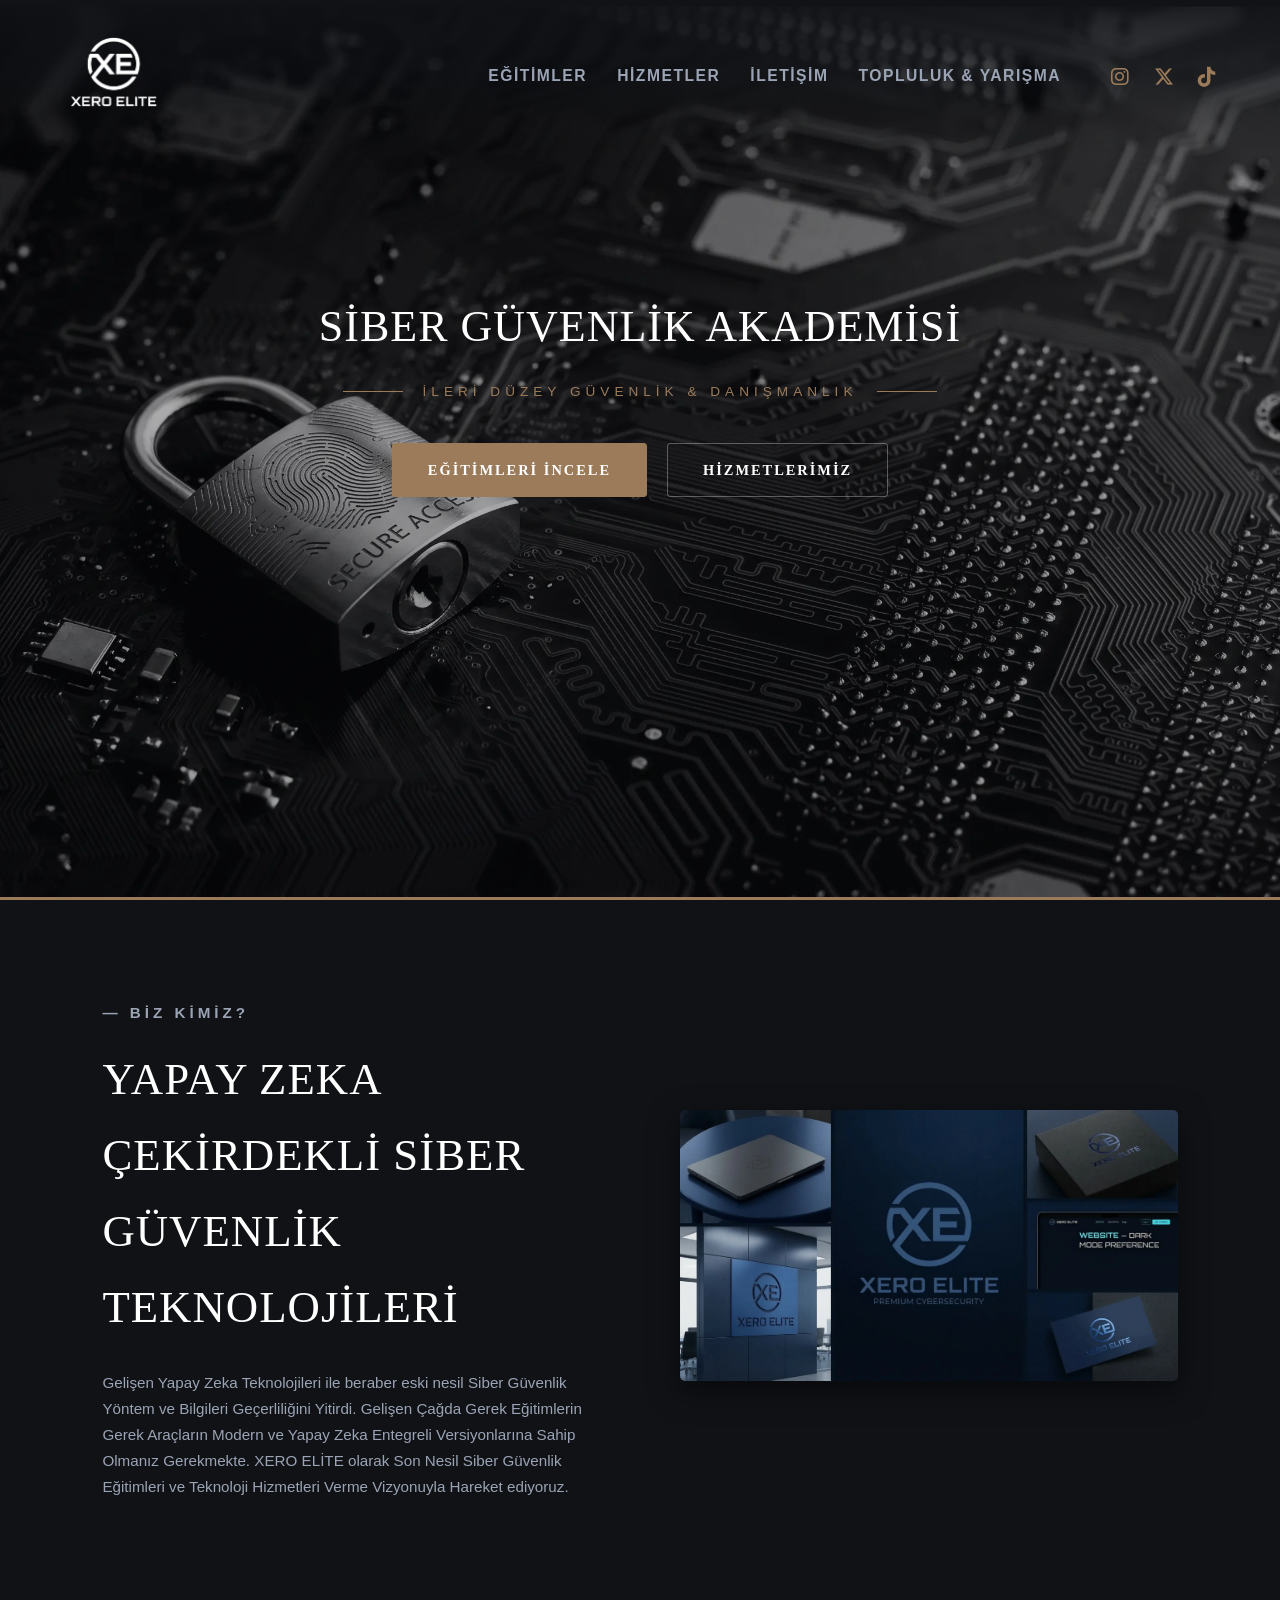
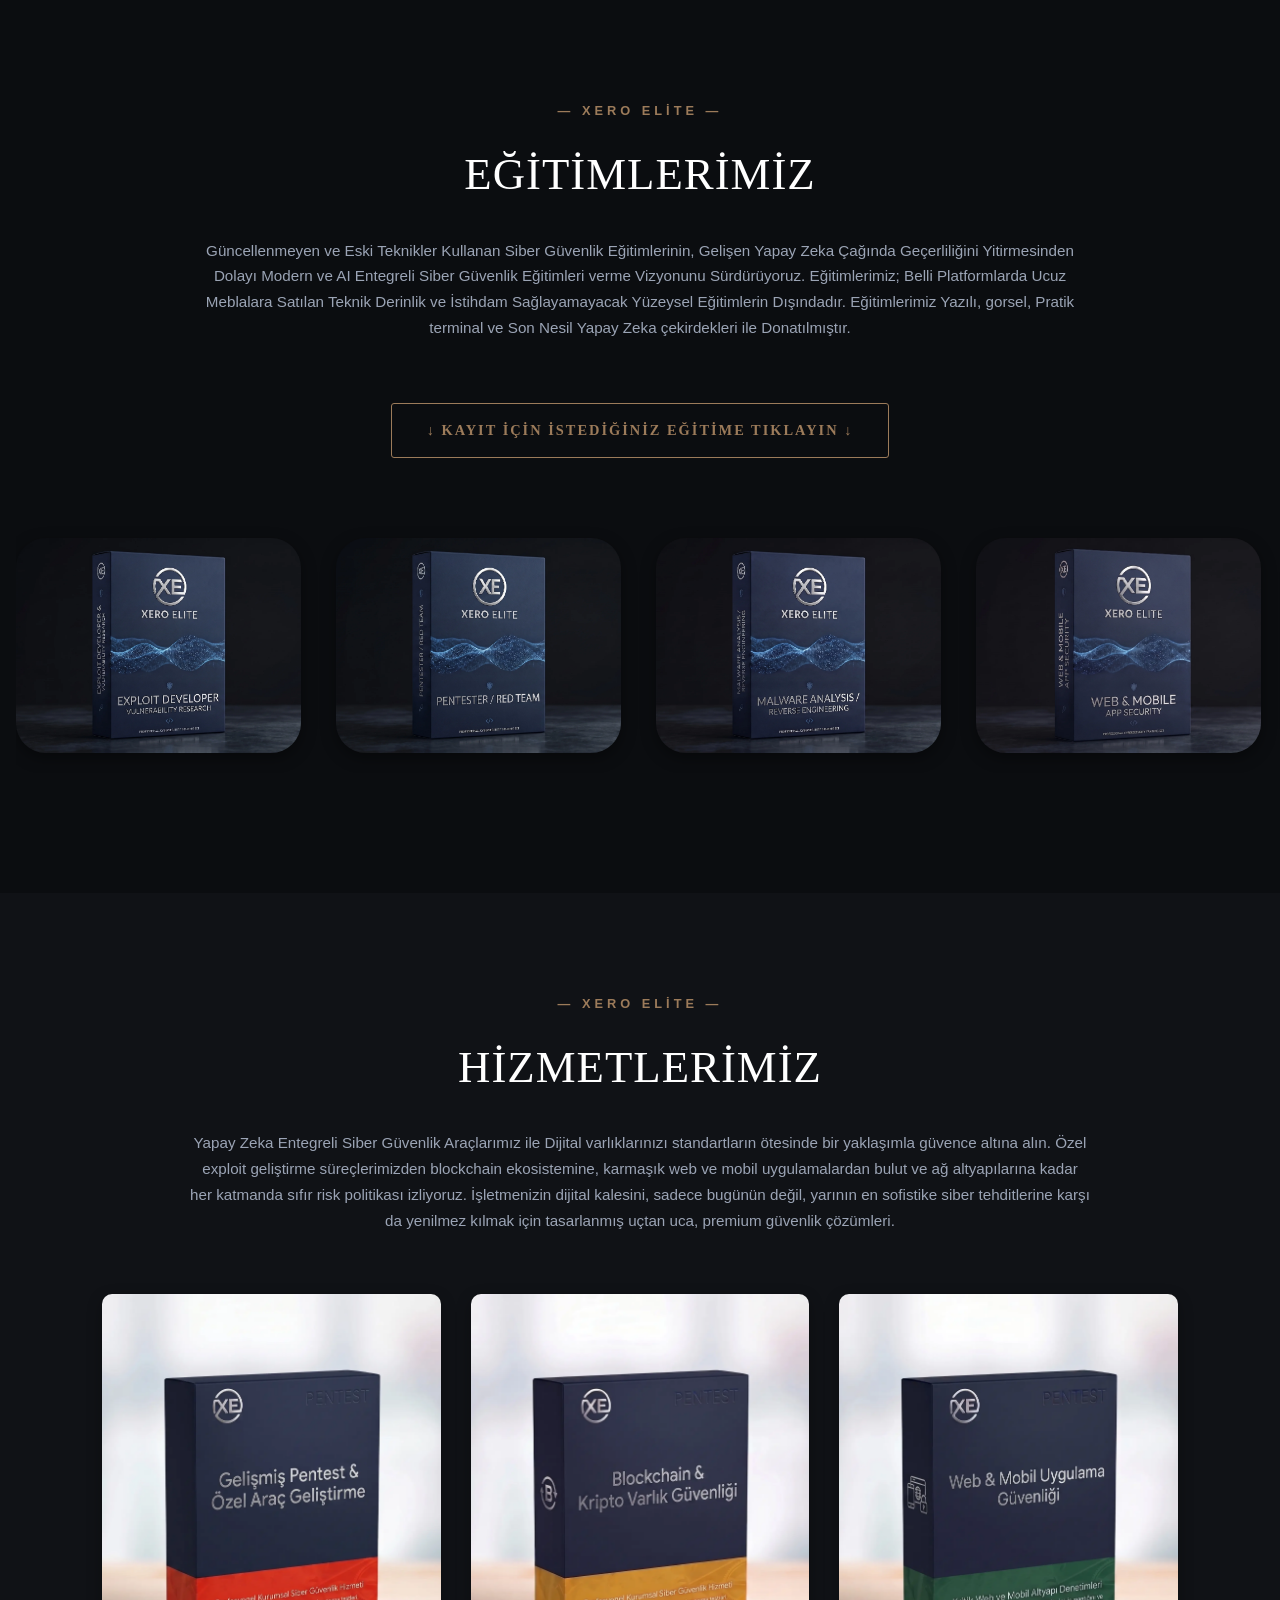
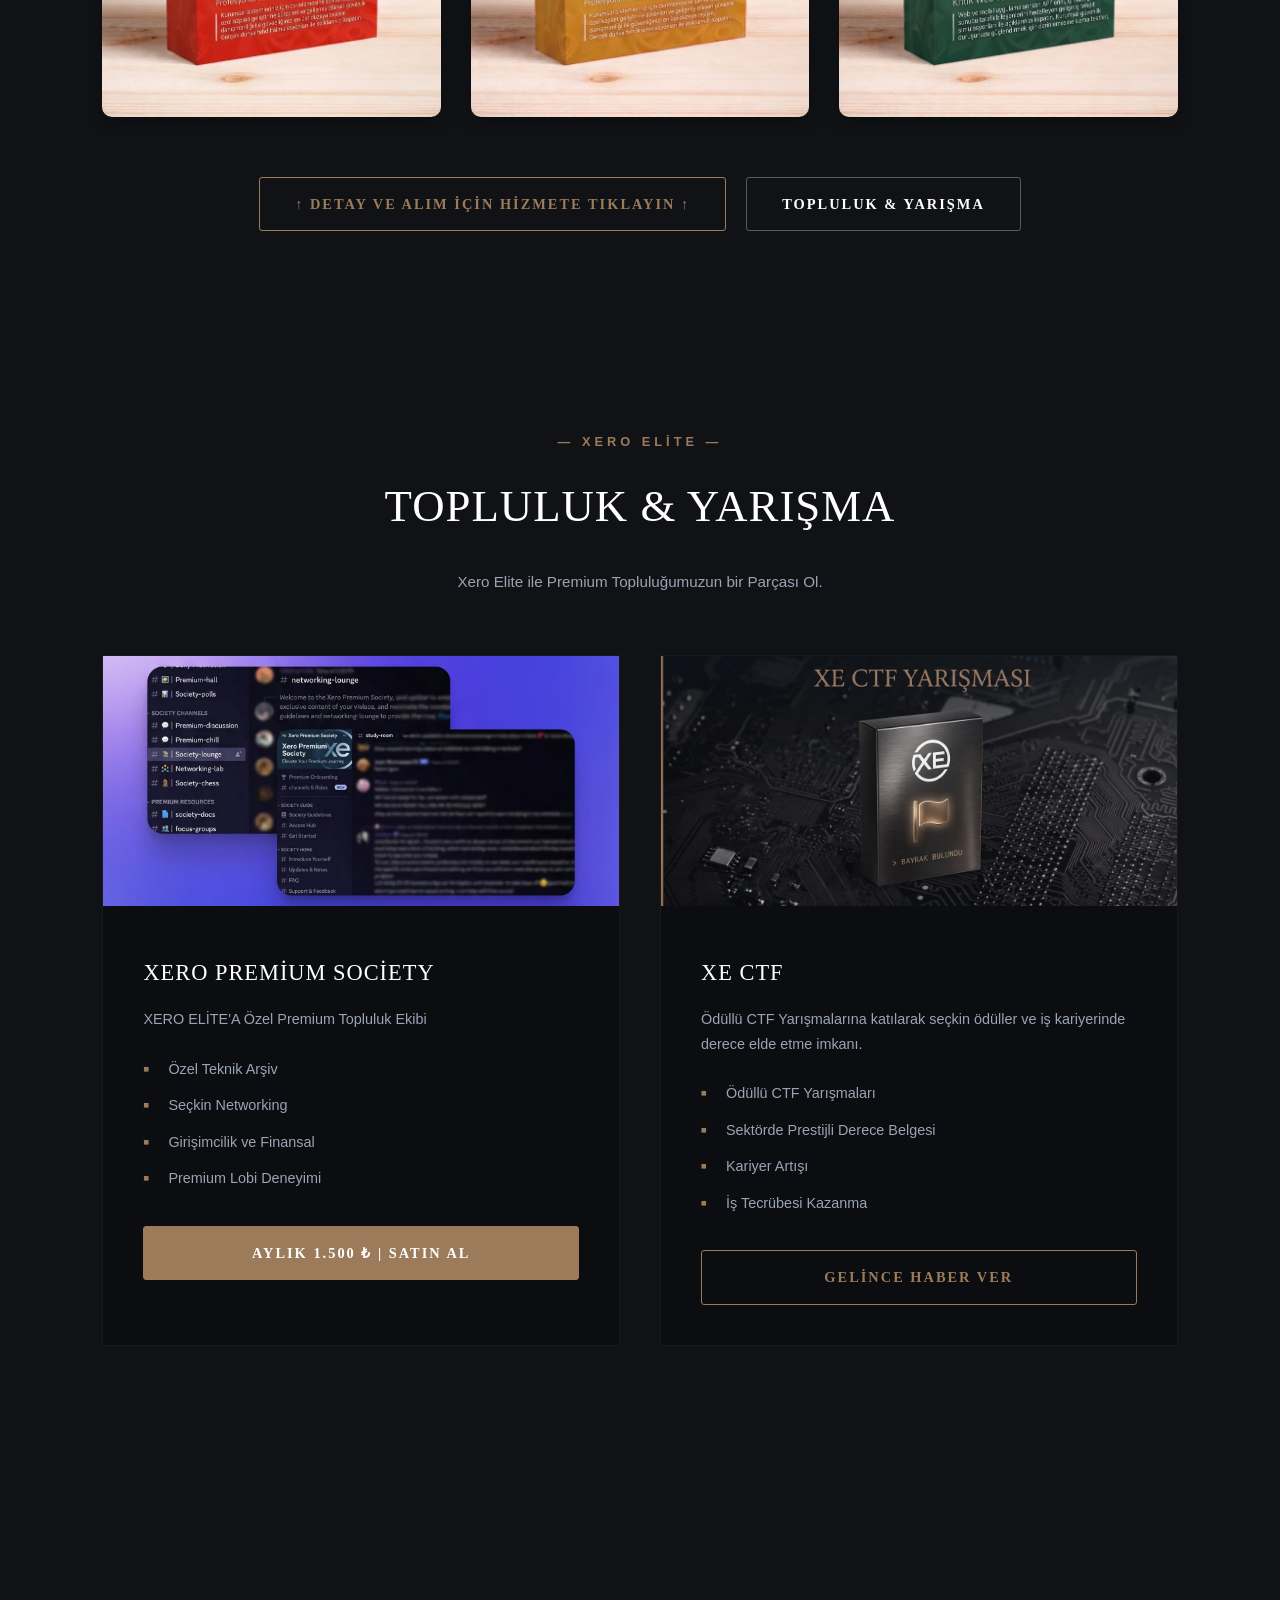
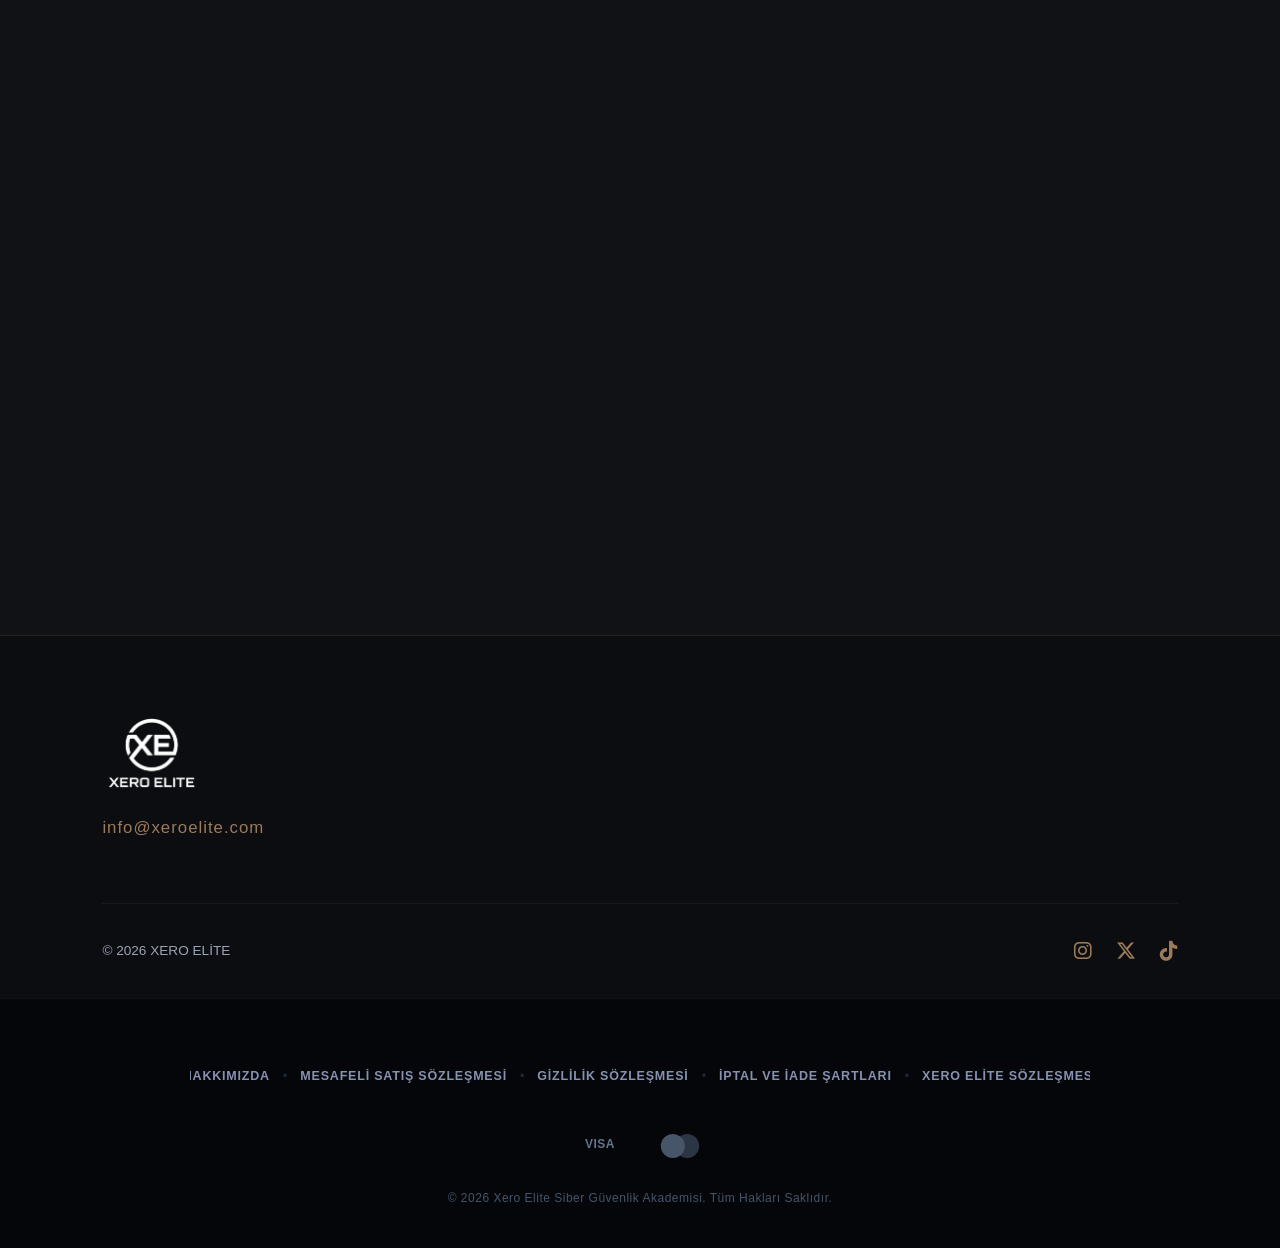
<file: index.html>
<!DOCTYPE html>
<html lang="tr">
<head>
    <meta charset="UTF-8">
    <meta name="viewport" content="width=device-width, initial-scale=1.0">
    <title>Xero Elite | Siber Güvenlik Akademisi</title>
<meta http-equiv="X-UA-Compatible" content="IE=edge">
<!-- SİBER GÜVENLİK KATMANI (PARANOYAK SEVİYE HARDENING) BAŞLANGICI -->
    <!-- 1. Gelişmiş CSP: Form yönlendirmeleri (form-action), object kısıtlamaları (object-src) ve HTTPS zorlaması eklendi -->
    <meta http-equiv="Content-Security-Policy" content="default-src 'self'; style-src 'self' 'unsafe-inline' https://fonts.googleapis.com https://cdnjs.cloudflare.com; font-src 'self' https://fonts.gstatic.com https://cdnjs.cloudflare.com; img-src 'self'; script-src 'self'; connect-src 'self' https://xero-api.xeroelite.workers.dev; object-src 'none'; base-uri 'self'; form-action 'self' https://xero-api.xeroelite.workers.dev; frame-ancestors 'none'; upgrade-insecure-requests; require-trusted-types-for 'script'; block-all-mixed-content;">
    <meta http-equiv="X-Frame-Options" content="DENY">
    <meta http-equiv="Cross-Origin-Opener-Policy" content="same-origin-allow-popups">
    <meta http-equiv="Cross-Origin-Embedder-Policy" content="require-corp">
    <meta http-equiv="Cross-Origin-Resource-Policy" content="same-origin">
    <meta http-equiv="X-XSS-Protection" content="1; mode=block">
    <meta http-equiv="X-Content-Type-Options" content="nosniff">
    <meta name="referrer" content="no-referrer">
    <meta http-equiv="Permissions-Policy" content="accelerometer=(), autoplay=(), camera=(), encrypted-media=(), fullscreen=(), geolocation=(), gyroscope=(), magnetometer=(), microphone=(), midi=(), payment=(), picture-in-picture=(), publickey-credentials-get=(), sync-xhr=(), usb=(), screen-wake-lock=(), xr-spatial-tracking=()">
    <meta http-equiv="x-dns-prefetch-control" content="off">
    <meta http-equiv="Cache-Control" content="no-store, no-cache, must-revalidate, max-age=0">
    <meta http-equiv="Pragma" content="no-cache">
    <!-- SİBER GÜVENLİK KATMANI BİTİŞİ -->
    <!-- Orijinal Yola Fontları (Ovo ve Lato) -->
    <link rel="preconnect" href="https://xero-api.xeroelite.workers.dev" crossorigin="anonymous">
    <link href="https://fonts.googleapis.com/css2?family=Lato:wght@300;400;700&family=Ovo&display=swap" rel="stylesheet" crossorigin="anonymous" referrerpolicy="no-referrer">
    <link rel="stylesheet" href="https://cdnjs.cloudflare.com/ajax/libs/font-awesome/6.5.1/css/all.min.css" integrity="sha512-DTOQO9RWCH3ppGqcWaEA1BIZOC6xxalwEsw9c2QQeAIftl+Vegovlnee1c9QX4TctnWMn13TZye+giMm8e2LwA==" crossorigin="anonymous" referrerpolicy="no-referrer" />
    <link rel="stylesheet" href="style.css">
    <style>
        img, a, svg {
            -webkit-user-drag: none;
            -khtml-user-drag: none;
            -moz-user-drag: none;
            -o-user-drag: none;
            user-select: none;
        }
    </style>
</head>
<body ondragstart="return false;" ondrop="return false;">
<noscript>
        <div style="position: fixed; top: 0; left: 0; width: 100vw; height: 100vh; background: #101216; z-index: 999999; display: flex; align-items: center; justify-content: center; color: #9c7b5a; font-family: sans-serif; text-align: center; padding: 20px;">
            <h2>GÜVENLİK İHLALİ</h2>
            <p>Xero Elite altyapısına erişmek ve formları kullanabilmek için tarayıcınızda JavaScript'in etkin olması zorunludur. Lütfen JavaScript'i aktifleştirip sayfayı yenileyin.</p>
        </div>
    </noscript>
    <!-- Navigasyon (Arkasına hafif eriyen gradient eklendi) -->
    <nav class="navbar reveal">
        <div class="logo-area">
            <img src="gorseller/gorsel2.webp" alt="Xero Elite Logo" class="logo-img">
        </div>
        <div class="nav-right">
            <a href="#education" class="nav-link">EĞİTİMLER</a>
            <a href="#services" class="nav-link">HİZMETLER</a>
            <a href="#contact" class="nav-link">İLETİŞİM</a>
            <a href="#community" class="nav-link">TOPLULUK & YARIŞMA</a>
            <div class="social-icons">
                <a href="https://www.instagram.com/xeroelitee" target="_blank" rel="noopener noreferrer"><i class="fa-brands fa-instagram"></i></a>
                <a href="https://x.com/XeroElitee" target="_blank" rel="noopener noreferrer"><i class="fa-brands fa-x-twitter"></i></a>
                <a href="https://www.tiktok.com/@xeroelite" target="_blank" rel="noopener noreferrer"><i class="fa-brands fa-tiktok"></i></a>
            </div>
        </div>
    </nav>

    <!-- Hero Section -->
    <section class="hero reveal" style="background-image: url('gorseller/gorsel1.webp');">
        <div class="hero-overlay"></div>
        <div class="hero-content">
            <!-- Yazılar küçültüldü ve biraz yukarı alındı -->
            <h1>SİBER GÜVENLİK AKADEMİSİ</h1>
            <div class="divider">
                <span class="line"></span>
                <p>İLERİ DÜZEY GÜVENLİK & DANIŞMANLIK</p>
                <span class="line"></span>
            </div>
            <div class="btn-group">
    <a href="#education" class="btn btn-solid">EĞİTİMLERİ İNCELE</a>
    <a href="#services" class="btn btn-outline">HİZMETLERİMİZ</a>
</div>
        </div>
    </section>

    <!-- Biz Kimiz Section -->
    <section id="about" class="about-section reveal">
        <div class="about-grid">
            <div class="about-text">
                <p class="section-subtitle">— BİZ KİMİZ?</p>
                <h2>YAPAY ZEKA ÇEKİRDEKLİ SİBER GÜVENLİK TEKNOLOJİLERİ</h2>
                <p>Gelişen Yapay Zeka Teknolojileri ile beraber eski nesil Siber Güvenlik Yöntem ve Bilgileri Geçerliliğini Yitirdi. Gelişen Çağda Gerek Eğitimlerin Gerek Araçların Modern ve Yapay Zeka Entegreli Versiyonlarına Sahip Olmanız Gerekmekte. XERO ELİTE olarak Son Nesil Siber Güvenlik Eğitimleri ve Teknoloji Hizmetleri Verme Vizyonuyla Hareket ediyoruz.</p>
            </div>
            <div class="about-images">
                <img src="gorseller/gorsel3.webp" alt="Biz Kimiz" class="about-mockup">
            </div>
        </div>
    </section>

    <!-- Eğitimlerimiz Section (Vitrin) -->
    <section id="education" class="education-section reveal">
        <div class="center-text">
            <p class="section-subtitle">— XERO ELİTE —</p>
            <h2>EĞİTİMLERİMİZ</h2>
            <p class="desc-text">Güncellenmeyen ve Eski Teknikler Kullanan Siber Güvenlik Eğitimlerinin, Gelişen Yapay Zeka Çağında Geçerliliğini Yitirmesinden Dolayı Modern ve AI Entegreli Siber Güvenlik Eğitimleri verme Vizyonunu Sürdürüyoruz. Eğitimlerimiz; Belli Platformlarda Ucuz Meblalara Satılan Teknik Derinlik ve İstihdam Sağlayamayacak Yüzeysel Eğitimlerin Dışındadır. Eğitimlerimiz Yazılı, gorsel, Pratik terminal ve Son Nesil Yapay Zeka çekirdekleri ile Donatılmıştır.</p>
            <br>
            <a href="#!" class="btn btn-solid" style="cursor: default; pointer-events: none; background-color: transparent; border-color: var(--accent-bronze); color: var(--accent-bronze);">↓ KAYIT İÇİN İSTEDİĞİNİZ EĞİTİME TIKLAYIN ↓</a>
        </div>
        
        <div class="carousel-container">
            <div class="carousel-track">
                <!-- Kutular artık daha düzgün bir dikdörtgen ve altları kesik değil -->
                <!-- 1. Exploit Developer -->
                <div class="course-wrapper">
                    <img src="gorseller/gorsel4.webp" alt="Exploit Developer">
                    <a href="kayit.html?urun=exploit" class="xero-hover-btn"><span>7.900 ₺ | SATIN AL</span></a>
                </div>
                <!-- 2. Pentester & Red Teamer -->
                <div class="course-wrapper">
                    <img src="gorseller/gorsel5.webp" alt="Pentester & Red Teamer">
                    <a href="kayit.html?urun=pentest" class="xero-hover-btn"><span>5.900 ₺ | SATIN AL</span></a>
                </div>
                <!-- 3. Malware Analyst -->
                <div class="course-wrapper">
                    <img src="gorseller/gorsel6.webp" alt="Malware Analyst">
                    <a href="kayit.html?urun=malware" class="xero-hover-btn"><span>5.900 ₺ | SATIN AL</span></a>
                </div>
                <!-- 4. Web & Mobile App Sec -->
                <div class="course-wrapper">
                    <img src="gorseller/gorsel7.webp" alt="Web Mobile Security">
                    <a href="kayit.html?urun=web_mobile" class="xero-hover-btn"><span>4.900 ₺ | SATIN AL</span></a>
                </div>
                <!-- 5. Cloud & Network Security -->
                <div class="course-wrapper">
                    <img src="gorseller/gorsel8.webp" alt="Cloud Network Security">
                    <a href="kayit.html?urun=cloud_network" class="xero-hover-btn"><span>3.900 ₺ | SATIN AL</span></a>
                </div>
                <!-- 6. SOC & Incident Response -->
                <div class="course-wrapper">
                    <img src="gorseller/gorsel9.webp" alt="SOC Analyst">
                    <a href="kayit.html?urun=soc" class="xero-hover-btn"><span>3.900 ₺ | SATIN AL</span></a>
                </div>
                <!-- 7. Cyber Intelligence -->
                <div class="course-wrapper">
                    <img src="gorseller/gorsel10.webp" alt="Cyber Intelligence">
                    <a href="kayit.html?urun=cyber_intel" class="xero-hover-btn"><span>3.900 ₺ | SATIN AL</span></a>
                </div>

                <!-- KESİNTİSİZ DÖNGÜ İÇİN BİREBİR KOPYALARI -->
                <div class="course-wrapper">
                    <img src="gorseller/gorsel4.webp" alt="Exploit Developer">
                    <a href="kayit.html?urun=exploit" class="xero-hover-btn"><span>7.900 ₺ | SATIN AL</span></a>
                </div>
                <div class="course-wrapper">
                    <img src="gorseller/gorsel5.webp" alt="Pentester & Red Teamer">
                    <a href="kayit.html?urun=pentest" class="xero-hover-btn"><span>5.900 ₺ | SATIN AL</span></a>
                </div>
                <div class="course-wrapper">
                    <img src="gorseller/gorsel6.webp" alt="Malware Analyst">
                    <a href="kayit.html?urun=malware" class="xero-hover-btn"><span>5.900 ₺ | SATIN AL</span></a>
                </div>
                <div class="course-wrapper">
                    <img src="gorseller/gorsel7.webp" alt="Web Mobile Security">
                    <a href="kayit.html?urun=web_mobile" class="xero-hover-btn"><span>4.900 ₺ | SATIN AL</span></a>
                </div>
                <div class="course-wrapper">
                    <img src="gorseller/gorsel8.webp" alt="Cloud Network Security">
                    <a href="kayit.html?urun=cloud_network" class="xero-hover-btn"><span>3.900 ₺ | SATIN AL</span></a>
                </div>
                <div class="course-wrapper">
                    <img src="gorseller/gorsel9.webp" alt="SOC Analyst">
                    <a href="kayit.html?urun=soc" class="xero-hover-btn"><span>3.900 ₺ | SATIN AL</span></a>
                </div>
                <div class="course-wrapper">
                    <img src="gorseller/gorsel10.webp" alt="Cyber Intelligence">
                    <a href="kayit.html?urun=cyber_intel" class="xero-hover-btn"><span>3.900 ₺ | SATIN AL</span></a>
                </div>
            </div>
    </section>

    <!-- Hizmetlerimiz Section -->
    <section id="services" class="services-section reveal">
        <div class="center-text">
            <p class="section-subtitle">— XERO ELİTE —</p>
            <h2>HİZMETLERİMİZ</h2>
            <p class="desc-text">Yapay Zeka Entegreli Siber Güvenlik Araçlarımız ile Dijital varlıklarınızı standartların ötesinde bir yaklaşımla güvence altına alın. Özel exploit geliştirme süreçlerimizden blockchain ekosistemine, karmaşık web ve mobil uygulamalardan bulut ve ağ altyapılarına kadar her katmanda sıfır risk politikası izliyoruz. İşletmenizin dijital kalesini, sadece bugünün değil, yarının en sofistike siber tehditlerine karşı da yenilmez kılmak için tasarlanmış uçtan uca, premium güvenlik çözümleri.</p>
        </div>
        
        <div class="services-grid">
            <div class="service-wrapper">
                <img src="gorseller/gorsel12.webp" alt="Gelişmiş Pentest">
                <a href="kayit.html?urun=hizmet_pentest" class="xero-hover-btn"><span>11.900 ₺ | SATIN AL</span></a>
            </div>
            <div class="service-wrapper">
                <img src="gorseller/gorsel13.webp" alt="Blockchain Güvenliği">
                <a href="kayit.html?urun=hizmet_blockchain" class="xero-hover-btn"><span>6.900 ₺ | SATIN AL</span></a>
            </div>
            <div class="service-wrapper">
                <img src="gorseller/gorsel14.webp" alt="Web ve Mobil Güvenlik">
                <a href="kayit.html?urun=hizmet_web_app" class="xero-hover-btn"><span>11.900 ₺ | SATIN AL</span></a>
            </div>
        </div>
        
        <div class="center-action reveal">
    <a href="#!" class="btn btn-solid" style="cursor: default; pointer-events: none; background-color: transparent; border-color: var(--accent-bronze); color: var(--accent-bronze);">↑ DETAY VE ALIM İÇİN HİZMETE TIKLAYIN ↑</a>
    <a href="#community" class="btn btn-outline">TOPLULUK & YARIŞMA</a>
</div>
    </section>

    <!-- Topluluk ve Yarışma Section -->
    <section id="community" class="community-section reveal">
         <div class="center-text">
            <p class="section-subtitle">— XERO ELİTE —</p>
            <h2>TOPLULUK & YARIŞMA</h2>
            <p class="desc-text">Xero Elite ile Premium Topluluğumuzun bir Parçası Ol.</p>
        </div>
        <div class="community-grid">
            <div class="comm-card">
                <img src="gorseller/gorsel15.webp" class="comm-img" alt="Premium Society">
                <div class="comm-content">
                    <h3>XERO PREMİUM SOCİETY</h3>
                    <p>XERO ELİTE'A Özel Premium Topluluk Ekibi</p>
                    <ul>
                        <li>Özel Teknik Arşiv</li>
                        <li>Seçkin Networking</li>
                        <li>Girişimcilik ve Finansal</li>
                        <li>Premium Lobi Deneyimi</li>
                    </ul>
                    <a href="kayit.html?urun=premium_society" class="btn btn-solid btn-full">AYLIK 1.500 ₺ | SATIN AL</a>
                </div>
            </div>
            <div class="comm-card">
                <img src="gorseller/gorsel16.webp" class="comm-img" alt="XE CTF">
                <div class="comm-content">
                    <h3>XE CTF</h3>
                    <p>Ödüllü CTF Yarışmalarına katılarak seçkin ödüller ve iş kariyerinde derece elde etme imkanı.</p>
                    <ul>
                        <li>Ödüllü CTF Yarışmaları</li>
                        <li>Sektörde Prestijli Derece Belgesi</li>
                        <li>Kariyer Artışı</li>
                        <li>İş Tecrübesi Kazanma</li>
                    </ul>
                    <a href="kayit.html?urun=ctf_kayit" class="btn btn-solid btn-full" style="background-color: transparent; border: 1px solid var(--accent-bronze); color: var(--accent-bronze);">GELİNCE HABER VER</a>
                </div>
            </div>
        </div>
    </section>

    <!-- İletişim Section -->
    <section id="contact" class="contact-section reveal" style="background-image: url('gorseller/gorsel17.webp');">
        <div class="hero-overlay" style="background: rgba(12, 14, 18, 0.4);"></div>
        <div class="contact-grid" style="position: relative; z-index: 1;">
            <div class="contact-text">
                <p class="section-subtitle">— XERO ELİTE</p>
                <h2>EKİBİMİZE ULAŞIN</h2>
                <p><strong>Aldığınız hizmetlere dair teknik destek, şikayet ve yeni fikirleriniz bizim için kritik önem taşır.</strong></p>
                <p>Siber dünyadaki adımlarınızı güçlendirmek, eğitim modüllerimiz hakkında bilgi almak veya kurumsal güvenlik taleplerinizi iletmek için mesajınızı bırakın, en kısa sürede sizinle iletişime geçelim.</p>
            </div>
            <div class="contact-form">
<form id="iletisimFormu" action="https://xero-api.xeroelite.workers.dev/" method="POST" autocomplete="off" spellcheck="false">
                    
                    <div class="input-group">
                        <label for="userName">Ad Soyad</label>
                        <input type="text" id="userName" name="userName" placeholder="Adınızı giriniz" required maxlength="50" pattern="^[a-zA-ZğüşıöçĞÜŞİÖÇ\s\-\']+$" title="Güvenlik nedeniyle sadece harf, boşluk, tire ve kesme işareti kullanabilirsiniz." autocomplete="xero-secure-name">
                    </div>
                    <div class="input-group">
                        <label for="userEmail">E-Posta Adresi *</label>
                        <input type="email" id="userEmail" name="userEmail" placeholder="İletişim adresiniz" required maxlength="100" pattern="[a-z0-9._%+\-]+@[a-z0-9.\-]+\.[a-z]{2,}$" title="Geçerli bir TLD uzantılı e-posta adresi giriniz." autocomplete="xero-secure-email">
                    </div>
                    <div class="input-group">
                        <label for="userMessage">Mesajınız</label>
                        <textarea id="userMessage" name="userMessage" placeholder="Detayları buraya yazabilirsiniz..." rows="4" required maxlength="1000" spellcheck="false" wrap="hard" style="resize: none;"></textarea>
                    </div>
                    
                    <div style="opacity: 0; position: absolute; top: 0; left: 0; height: 0; width: 0; z-index: -1;" aria-hidden="true" tabindex="-1">
                        <input type="text" name="x_alt_verify_99" tabindex="-1" autocomplete="new-password" aria-hidden="true">
                    </div>

                    <div style="margin-top: 15px; margin-bottom: 20px; display: flex; align-items: flex-start; gap: 10px;">
                        <input type="checkbox" id="securityCheck" name="securityCheck" required style="margin-top: 3px; cursor: pointer; accent-color: var(--accent-bronze);"> 
                        <label for="securityCheck" style="cursor: pointer; font-size: 13px; color: #64748b; line-height: 1.5;">Gizlilik ve Güvenlik politikalarını okudum, iletişim verilerimin işlenmesini onaylıyorum.</label> 
                    </div>

                    <button type="submit" class="btn btn-solid btn-full" style="margin-top: 15px;">GÖNDER</button>
                </form>
            </div>
        </div>
    </section>

    <!-- Footer -->
    <footer>
        <div class="footer-grid">
            <div class="footer-logo">
                <img src="gorseller/gorsel2.webp" alt="Xero Elite Logo" style="height: 75px; margin-bottom: 15px;">
                <p style="color:var(--accent-bronze); font-size: 1.05rem; letter-spacing: 1px;">info&#64;xeroelite.com</p>
            </div>
        </div>
        <div class="footer-bottom">
            <p>© 2026 XERO ELİTE</p>
            <div class="social-icons">
                <a href="https://www.instagram.com/xeroelitee" target="_blank" rel="noopener noreferrer"><i class="fa-brands fa-instagram"></i></a>
                <a href="https://x.com/XeroElitee" target="_blank" rel="noopener noreferrer"><i class="fa-brands fa-x-twitter"></i></a>
                <a href="https://www.tiktok.com/@xeroelite" target="_blank" rel="noopener noreferrer"><i class="fa-brands fa-tiktok"></i></a>
            </div>
        </div>
    </footer>

    <script src="script.js" defer referrerpolicy="no-referrer"></script>
<!-- IYZICO YASAL FOOTER BAŞLANGICI - ELITE VERSİYON -->
<footer class="legal-footer">
    <div class="footer-container">
        
        <div class="footer-links" style="display: flex; justify-content: center; align-items: center; flex-wrap: nowrap; gap: 13px; width: 100%; overflow-x: auto; white-space: nowrap; padding-bottom: 5px;">
    <a href="hakkimizda.html" style="margin: 0; font-size: 12.5px; letter-spacing: 0.8px;">HAKKIMIZDA</a>
    <span class="separator" style="margin: 0; font-size: 12.5px;">•</span>
    <a href="mesafeli-satis.html" style="margin: 0; font-size: 12.5px; letter-spacing: 0.8px;">MESAFELİ SATIŞ SÖZLEŞMESİ</a>
    <span class="separator" style="margin: 0; font-size: 12.5px;">•</span>
    <a href="gizlilik.html" style="margin: 0; font-size: 12.5px; letter-spacing: 0.8px;">GİZLİLİK SÖZLEŞMESİ</a>
    <span class="separator" style="margin: 0; font-size: 12.5px;">•</span>
    <a href="iptal-iade.html" style="margin: 0; font-size: 12.5px; letter-spacing: 0.8px;">İPTAL VE İADE ŞARTLARI</a>
    <span class="separator" style="margin: 0; font-size: 12.5px;">•</span>
    <a href="xero-sozlesmesi.html" style="margin: 0; font-size: 12.5px; letter-spacing: 0.8px;">XERO ELİTE SÖZLEŞMESİ</a>
</div>
        
        <!-- Asla Kırılmayacak İçten Gömülü, XSS Korumalı Vektör Logolar -->
        <div class="footer-logos">
            <!-- Visa - En Sade Versiyon -->
<svg class="secure-logo" xmlns="http://www.w3.org/2000/svg" width="40" height="24" viewBox="0 0 40 24" style="vertical-align: middle;">
    <rect width="40" height="24" fill="none"/>
    <text x="50%" y="60%" font-family="Arial, sans-serif" font-weight="bold" font-size="12" fill="#64748b" text-anchor="middle" letter-spacing="0.5">VISA</text>
</svg>

            <!-- MasterCard -->
            <svg class="secure-logo" xmlns="http://www.w3.org/2000/svg" viewBox="0 0 24 15" width="40" height="24">
                <circle cx="7.5" cy="7.5" r="7.5" />
                <circle cx="16.5" cy="7.5" r="7.5" fill-opacity="0.6" />
            </svg>

            
        </div>
        
        <div class="footer-copy">
            &copy; 2026 Xero Elite Siber Güvenlik Akademisi. Tüm Hakları Saklıdır.
        </div>
        
    </div>
</footer>
<!-- IYZICO YASAL FOOTER BİTİŞİ -->
</body>
</html>
</file>
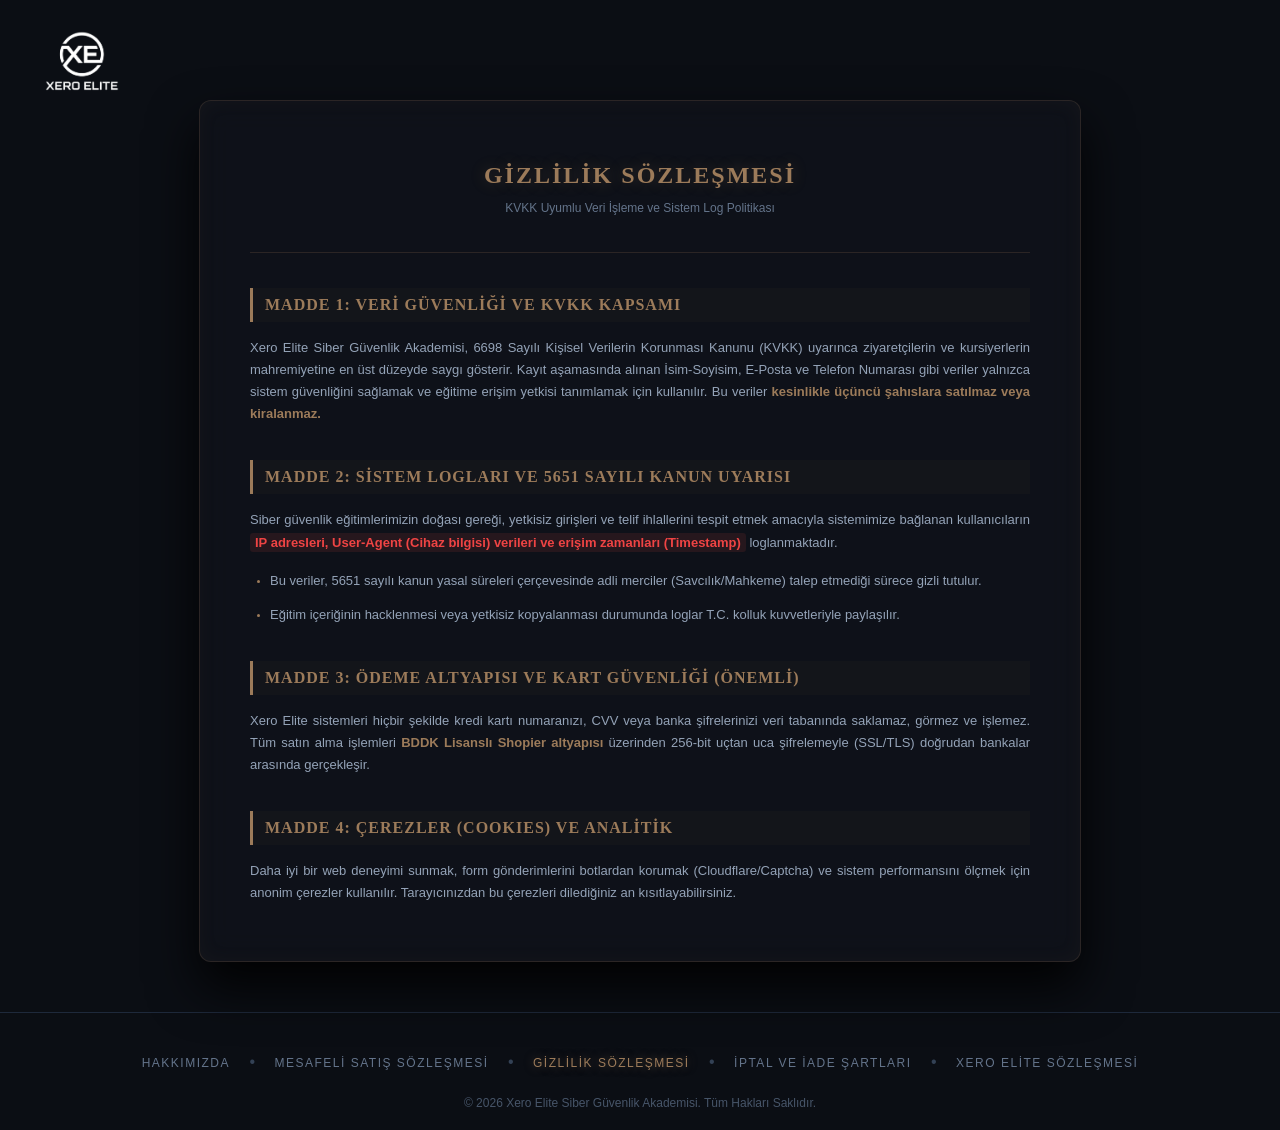
<file: gizlilik.html>
<!DOCTYPE html>
<html lang="tr">
<head>
    <meta charset="UTF-8">
    <meta name="viewport" content="width=device-width, initial-scale=1.0">
    <meta http-equiv="Content-Security-Policy" content="default-src 'self'; style-src 'self' 'unsafe-inline' https://fonts.googleapis.com; font-src 'self' https://fonts.gstatic.com; img-src 'self'; script-src 'none'; object-src 'none'; base-uri 'self'; form-action 'none'; frame-ancestors 'none'; upgrade-insecure-requests; block-all-mixed-content;">
    <meta http-equiv="X-Frame-Options" content="DENY">
    <meta http-equiv="X-XSS-Protection" content="1; mode=block">
    <meta http-equiv="X-Content-Type-Options" content="nosniff">
    <meta name="referrer" content="no-referrer">
    <title>Xero Elite | Gizlilik ve KVKK Politikası</title>
    <link href="https://fonts.googleapis.com/css2?family=Lato:wght@300;400;700&family=Ovo&display=swap" rel="stylesheet">
    <style>
        :root { --xero-gold: #9c7b5a; --xero-dark: #0B0E14; --xero-panel: #11151c; --text-muted: #64748b; }
        body { background-color: var(--xero-dark); color: #E2E8F0; font-family: 'Lato', sans-serif; margin: 0; padding: 0; display: flex; flex-direction: column; min-height: 100vh; }
        .top-logo { position: absolute; top: 30px; left: 40px; width: 80px; transition: all 0.3s ease; }
        .top-logo:hover { transform: scale(1.05); filter: drop-shadow(0 0 10px rgba(156, 123, 90, 0.4)); }
        .legal-container { max-width: 780px; margin: 100px auto 50px auto; background: rgba(17, 21, 28, 0.65); backdrop-filter: blur(15px); border: 1px solid rgba(156, 123, 90, 0.2); border-radius: 12px; padding: 45px 50px; box-shadow: 0 25px 50px rgba(0,0,0,0.9), inset 0 0 20px rgba(156, 123, 90, 0.05); transition: all 0.4s ease; }
        .legal-container:hover { box-shadow: 0 25px 60px rgba(0,0,0,1), inset 0 0 30px rgba(156, 123, 90, 0.1); border-color: rgba(156, 123, 90, 0.4); }
        .legal-header { text-align: center; margin-bottom: 35px; border-bottom: 1px solid rgba(156,123,90,0.2); padding-bottom: 25px; }
        .legal-header h1 { font-family: 'Ovo', serif; color: var(--xero-gold); font-size: 24px; letter-spacing: 2px; text-transform: uppercase; margin-bottom: 10px; text-shadow: 0 0 15px rgba(156,123,90,0.3); }
        .legal-header p { color: var(--text-muted); font-size: 12px; }
        .legal-content h2 { font-family: 'Ovo', serif; color: var(--xero-gold); font-size: 16px; margin-top: 35px; margin-bottom: 15px; border-left: 3px solid var(--xero-gold); padding-left: 12px; background: rgba(156, 123, 90, 0.03); padding-top: 8px; padding-bottom: 8px; letter-spacing: 1px; }
        .legal-content p, .legal-content li { color: #94a3b8; font-size: 13px; line-height: 1.7; margin-bottom: 12px; text-align: justify; transition: color 0.3s ease; }
        .legal-content p:hover, .legal-content li:hover { color: #e2e8f0; } 
        .legal-content ul { padding-left: 20px; margin-bottom: 20px; }
        .legal-content li::marker { color: var(--xero-gold); font-size: 10px; }
        .highlight { color: #ef4444; font-weight: bold; background: rgba(239, 68, 68, 0.1); padding: 2px 5px; border-radius: 3px; }
        .strong-gold { color: var(--xero-gold); font-weight: bold; }
        .site-footer { background-color: transparent; padding: 40px 20px 20px 20px; text-align: center; border-top: 1px solid #1e293b; margin-top: auto; }
        .footer-links { margin-bottom: 25px; }
        .footer-links a { color: var(--text-muted); text-decoration: none; font-size: 12px; letter-spacing: 1.5px; margin: 0 15px; text-transform: uppercase; transition: all 0.3s ease; }
        .footer-links a:hover { color: var(--xero-gold); text-shadow: 0 0 10px rgba(156, 123, 90, 0.5); }
        .footer-links span { color: #334155; }
        .copyright { color: #475569; font-size: 12px; }
        @media only screen and (max-width: 768px) { body { padding: 20px 10px; } .legal-container { padding: 25px 20px; margin-top: 80px; } .legal-header h1 { font-size: 20px; } .legal-content h2 { font-size: 16px; margin-top: 25px; } .legal-content p, .legal-content li { font-size: 14px; } .top-logo { top: 15px; left: 15px; width: 60px; } .footer-links a { display: block; margin: 10px 0; } .footer-links span { display: none; } }
    /* NSA YAMASI: Iframe, kopyalama, sürükle-bırak hırsızlığı ve gömülü obje kilidi */
        body { -webkit-user-select: none; -moz-user-select: none; -ms-user-select: none; user-select: none; }
        iframe, object, embed { display: none !important; pointer-events: none !important; }
        img, a, svg { -webkit-user-drag: none; -khtml-user-drag: none; -moz-user-drag: none; -o-user-drag: none; user-select: none; }
    </style>
</head>
<body ondragstart="return false;" ondrop="return false;">

    <a href="index.html">
        <img src="gorseller/gorsel2.webp" alt="Xero Elite Logo" class="top-logo">
    </a>

    <div class="legal-container">
        <div class="legal-header">
            <h1>Gizlilik Sözleşmesi</h1>
            <p>KVKK Uyumlu Veri İşleme ve Sistem Log Politikası</p>
        </div>

        <div class="legal-content">
            <h2>MADDE 1: VERİ GÜVENLİĞİ VE KVKK KAPSAMI</h2>
            <p>Xero Elite Siber Güvenlik Akademisi, 6698 Sayılı Kişisel Verilerin Korunması Kanunu (KVKK) uyarınca ziyaretçilerin ve kursiyerlerin mahremiyetine en üst düzeyde saygı gösterir. Kayıt aşamasında alınan İsim-Soyisim, E-Posta ve Telefon Numarası gibi veriler yalnızca sistem güvenliğini sağlamak ve eğitime erişim yetkisi tanımlamak için kullanılır. Bu veriler <span class="strong-gold">kesinlikle üçüncü şahıslara satılmaz veya kiralanmaz.</span></p>

            <h2>MADDE 2: SİSTEM LOGLARI VE 5651 SAYILI KANUN UYARISI</h2>
            <p>Siber güvenlik eğitimlerimizin doğası gereği, yetkisiz girişleri ve telif ihlallerini tespit etmek amacıyla sistemimize bağlanan kullanıcıların <span class="highlight">IP adresleri, User-Agent (Cihaz bilgisi) verileri ve erişim zamanları (Timestamp)</span> loglanmaktadır.</p>
            <ul>
                <li>Bu veriler, 5651 sayılı kanun yasal süreleri çerçevesinde adli merciler (Savcılık/Mahkeme) talep etmediği sürece gizli tutulur.</li>
                <li>Eğitim içeriğinin hacklenmesi veya yetkisiz kopyalanması durumunda loglar T.C. kolluk kuvvetleriyle paylaşılır.</li>
            </ul>

            <h2>MADDE 3: ÖDEME ALTYAPISI VE KART GÜVENLİĞİ (ÖNEMLİ)</h2>
            <p>Xero Elite sistemleri hiçbir şekilde kredi kartı numaranızı, CVV veya banka şifrelerinizi veri tabanında saklamaz, görmez ve işlemez. Tüm satın alma işlemleri <span class="strong-gold">BDDK Lisanslı Shopier altyapısı</span> üzerinden 256-bit uçtan uca şifrelemeyle (SSL/TLS) doğrudan bankalar arasında gerçekleşir.</p>

            <h2>MADDE 4: ÇEREZLER (COOKIES) VE ANALİTİK</h2>
            <p>Daha iyi bir web deneyimi sunmak, form gönderimlerini botlardan korumak (Cloudflare/Captcha) ve sistem performansını ölçmek için anonim çerezler kullanılır. Tarayıcınızdan bu çerezleri dilediğiniz an kısıtlayabilirsiniz.</p>
        </div>
    </div>

    <footer class="site-footer">
        <div class="footer-links">
            <a href="hakkimizda.html">HAKKIMIZDA</a> <span>•</span>
            <a href="mesafeli-satis.html">MESAFELİ SATIŞ SÖZLEŞMESİ</a> <span>•</span>
            <a href="gizlilik.html" style="color: #9c7b5a; text-shadow: 0 0 10px rgba(156, 123, 90, 0.5);">GİZLİLİK SÖZLEŞMESİ</a> <span>•</span>
            <a href="iptal-iade.html">İPTAL VE İADE ŞARTLARI</a> <span>•</span>
            <a href="xero-sozlesmesi.html">XERO ELİTE SÖZLEŞMESİ</a>
        </div>
        <div class="copyright">
            © 2026 Xero Elite Siber Güvenlik Akademisi. Tüm Hakları Saklıdır.
        </div>
    </footer>

</body>
</html>
</file>
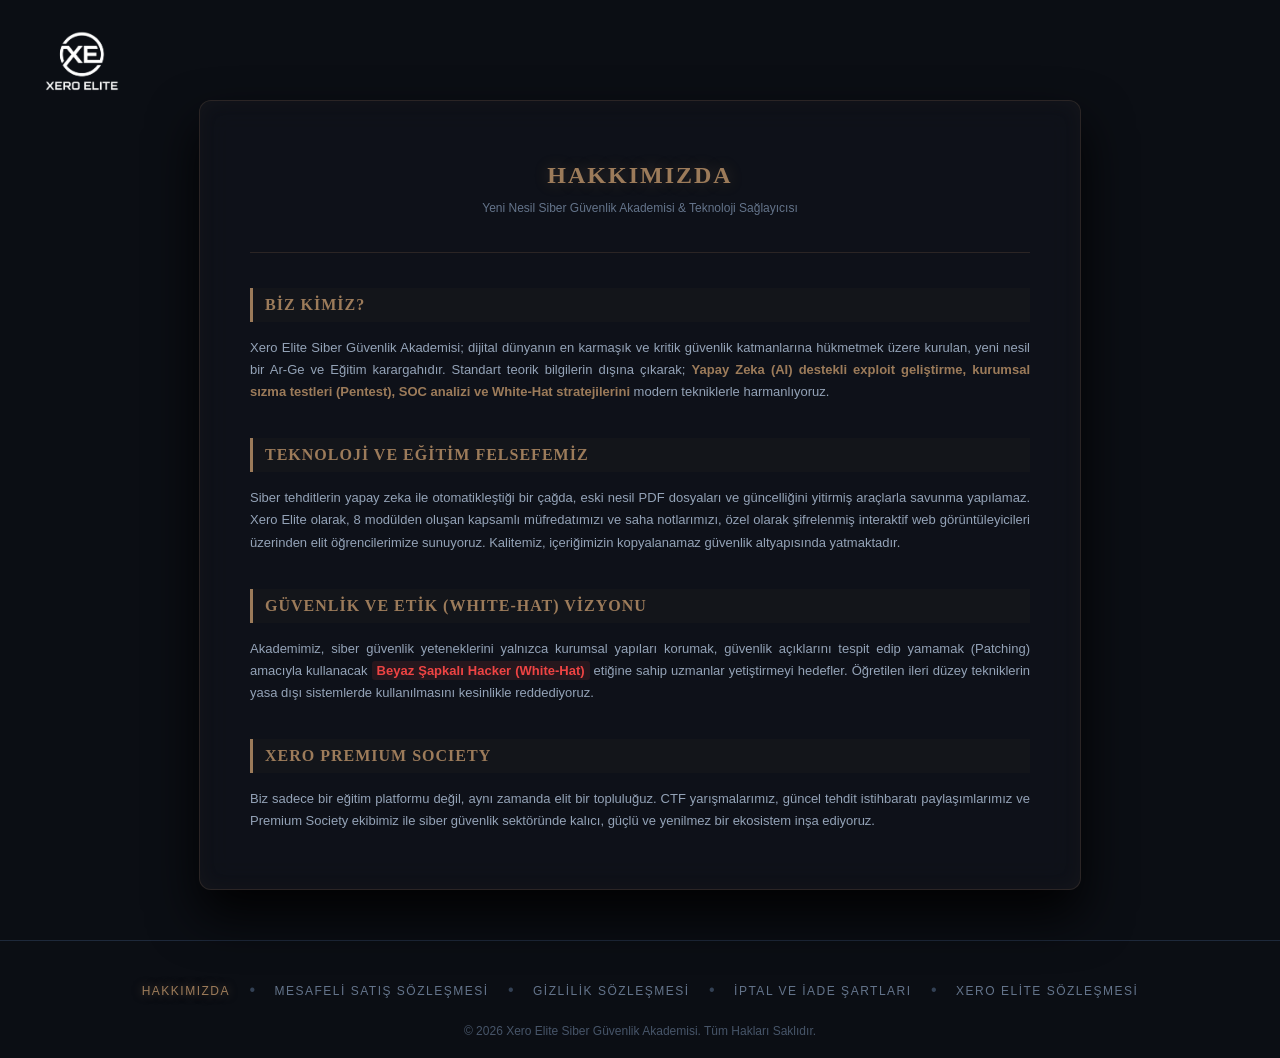
<file: hakkimizda.html>
<!DOCTYPE html>
<html lang="tr">
<head>
    <meta charset="UTF-8">
    <meta name="viewport" content="width=device-width, initial-scale=1.0">
    <meta http-equiv="Content-Security-Policy" content="default-src 'self'; style-src 'self' 'unsafe-inline' https://fonts.googleapis.com; font-src 'self' https://fonts.gstatic.com; img-src 'self'; script-src 'none'; object-src 'none'; base-uri 'self'; form-action 'none'; frame-ancestors 'none'; upgrade-insecure-requests; block-all-mixed-content;">
    <meta http-equiv="X-Frame-Options" content="DENY">
    <meta http-equiv="X-XSS-Protection" content="1; mode=block">
    <meta http-equiv="X-Content-Type-Options" content="nosniff">
    <meta name="referrer" content="no-referrer">
    <title>Xero Elite | Kurumsal Kimlik ve Vizyon</title>
    <link href="https://fonts.googleapis.com/css2?family=Lato:wght@300;400;700&family=Ovo&display=swap" rel="stylesheet">
    <style>
        :root { --xero-gold: #9c7b5a; --xero-dark: #0B0E14; --xero-panel: #11151c; --text-muted: #64748b; }
        body { background-color: var(--xero-dark); color: #E2E8F0; font-family: 'Lato', sans-serif; margin: 0; padding: 0; display: flex; flex-direction: column; min-height: 100vh; }
        .top-logo { position: absolute; top: 30px; left: 40px; width: 80px; transition: all 0.3s ease; }
        .top-logo:hover { transform: scale(1.05); filter: drop-shadow(0 0 10px rgba(156, 123, 90, 0.4)); }
        .legal-container { max-width: 780px; margin: 100px auto 50px auto; background: rgba(17, 21, 28, 0.65); backdrop-filter: blur(15px); border: 1px solid rgba(156, 123, 90, 0.2); border-radius: 12px; padding: 45px 50px; box-shadow: 0 25px 50px rgba(0,0,0,0.9), inset 0 0 20px rgba(156, 123, 90, 0.05); transition: all 0.4s ease; }
        .legal-container:hover { box-shadow: 0 25px 60px rgba(0,0,0,1), inset 0 0 30px rgba(156, 123, 90, 0.1); border-color: rgba(156, 123, 90, 0.4); }
        .legal-header { text-align: center; margin-bottom: 35px; border-bottom: 1px solid rgba(156,123,90,0.2); padding-bottom: 25px; }
        .legal-header h1 { font-family: 'Ovo', serif; color: var(--xero-gold); font-size: 24px; letter-spacing: 2px; text-transform: uppercase; margin-bottom: 10px; text-shadow: 0 0 15px rgba(156,123,90,0.3); }
        .legal-header p { color: var(--text-muted); font-size: 12px; }
        .legal-content h2 { font-family: 'Ovo', serif; color: var(--xero-gold); font-size: 16px; margin-top: 35px; margin-bottom: 15px; border-left: 3px solid var(--xero-gold); padding-left: 12px; background: rgba(156, 123, 90, 0.03); padding-top: 8px; padding-bottom: 8px; letter-spacing: 1px; }
        .legal-content p, .legal-content li { color: #94a3b8; font-size: 13px; line-height: 1.7; margin-bottom: 12px; text-align: justify; transition: color 0.3s ease; }
        .legal-content p:hover, .legal-content li:hover { color: #e2e8f0; } 
        .legal-content ul { padding-left: 20px; margin-bottom: 20px; }
        .legal-content li::marker { color: var(--xero-gold); font-size: 10px; }
        .highlight { color: #ef4444; font-weight: bold; background: rgba(239, 68, 68, 0.1); padding: 2px 5px; border-radius: 3px; }
        .strong-gold { color: var(--xero-gold); font-weight: bold; }
        .site-footer { background-color: transparent; padding: 40px 20px 20px 20px; text-align: center; border-top: 1px solid #1e293b; margin-top: auto; }
        .footer-links { margin-bottom: 25px; }
        .footer-links a { color: var(--text-muted); text-decoration: none; font-size: 12px; letter-spacing: 1.5px; margin: 0 15px; text-transform: uppercase; transition: all 0.3s ease; }
        .footer-links a:hover { color: var(--xero-gold); text-shadow: 0 0 10px rgba(156, 123, 90, 0.5); }
        .footer-links span { color: #334155; }
        .copyright { color: #475569; font-size: 12px; }
        @media only screen and (max-width: 768px) { body { padding: 20px 10px; } .legal-container { padding: 25px 20px; margin-top: 80px; } .legal-header h1 { font-size: 20px; } .legal-content h2 { font-size: 16px; margin-top: 25px; } .legal-content p, .legal-content li { font-size: 14px; } .top-logo { top: 15px; left: 15px; width: 60px; } .footer-links a { display: block; margin: 10px 0; } .footer-links span { display: none; } }
    /* NSA YAMASI: Iframe, kopyalama, sürükle-bırak hırsızlığı ve gömülü obje kilidi */
        body { -webkit-user-select: none; -moz-user-select: none; -ms-user-select: none; user-select: none; }
        iframe, object, embed { display: none !important; pointer-events: none !important; }
        img, a, svg { -webkit-user-drag: none; -khtml-user-drag: none; -moz-user-drag: none; -o-user-drag: none; user-select: none; }
    </style>
</head>
<body ondragstart="return false;" ondrop="return false;">

    <a href="index.html">
        <img src="gorseller/gorsel2.webp" alt="Xero Elite Logo" class="top-logo">
    </a>

    <div class="legal-container">
        <div class="legal-header">
            <h1>Hakkımızda</h1>
            <p>Yeni Nesil Siber Güvenlik Akademisi & Teknoloji Sağlayıcısı</p>
        </div>

        <div class="legal-content">
            <h2>BİZ KİMİZ?</h2>
            <p>Xero Elite Siber Güvenlik Akademisi; dijital dünyanın en karmaşık ve kritik güvenlik katmanlarına hükmetmek üzere kurulan, yeni nesil bir Ar-Ge ve Eğitim karargahıdır. Standart teorik bilgilerin dışına çıkarak; <span class="strong-gold">Yapay Zeka (AI) destekli exploit geliştirme, kurumsal sızma testleri (Pentest), SOC analizi ve White-Hat stratejilerini</span> modern tekniklerle harmanlıyoruz.</p>

            <h2>TEKNOLOJİ VE EĞİTİM FELSEFEMİZ</h2>
            <p>Siber tehditlerin yapay zeka ile otomatikleştiği bir çağda, eski nesil PDF dosyaları ve güncelliğini yitirmiş araçlarla savunma yapılamaz. Xero Elite olarak, 8 modülden oluşan kapsamlı müfredatımızı ve saha notlarımızı, özel olarak şifrelenmiş interaktif web görüntüleyicileri üzerinden elit öğrencilerimize sunuyoruz. Kalitemiz, içeriğimizin kopyalanamaz güvenlik altyapısında yatmaktadır.</p>

            <h2>GÜVENLİK VE ETİK (WHITE-HAT) VİZYONU</h2>
            <p>Akademimiz, siber güvenlik yeteneklerini yalnızca kurumsal yapıları korumak, güvenlik açıklarını tespit edip yamamak (Patching) amacıyla kullanacak <span class="highlight">Beyaz Şapkalı Hacker (White-Hat)</span> etiğine sahip uzmanlar yetiştirmeyi hedefler. Öğretilen ileri düzey tekniklerin yasa dışı sistemlerde kullanılmasını kesinlikle reddediyoruz.</p>

            <h2>XERO PREMIUM SOCIETY</h2>
            <p>Biz sadece bir eğitim platformu değil, aynı zamanda elit bir topluluğuz. CTF yarışmalarımız, güncel tehdit istihbaratı paylaşımlarımız ve Premium Society ekibimiz ile siber güvenlik sektöründe kalıcı, güçlü ve yenilmez bir ekosistem inşa ediyoruz.</p>
        </div>
    </div>

    <footer class="site-footer">
        <div class="footer-links">
            <a href="hakkimizda.html" style="color: #9c7b5a; text-shadow: 0 0 10px rgba(156, 123, 90, 0.5);">HAKKIMIZDA</a> <span>•</span>
            <a href="mesafeli-satis.html">MESAFELİ SATIŞ SÖZLEŞMESİ</a> <span>•</span>
            <a href="gizlilik.html">GİZLİLİK SÖZLEŞMESİ</a> <span>•</span>
            <a href="iptal-iade.html">İPTAL VE İADE ŞARTLARI</a> <span>•</span>
            <a href="xero-sozlesmesi.html">XERO ELİTE SÖZLEŞMESİ</a>
        </div>
        <div class="copyright">
            © 2026 Xero Elite Siber Güvenlik Akademisi. Tüm Hakları Saklıdır.
        </div>
    </footer>

</body>
</html>
</file>
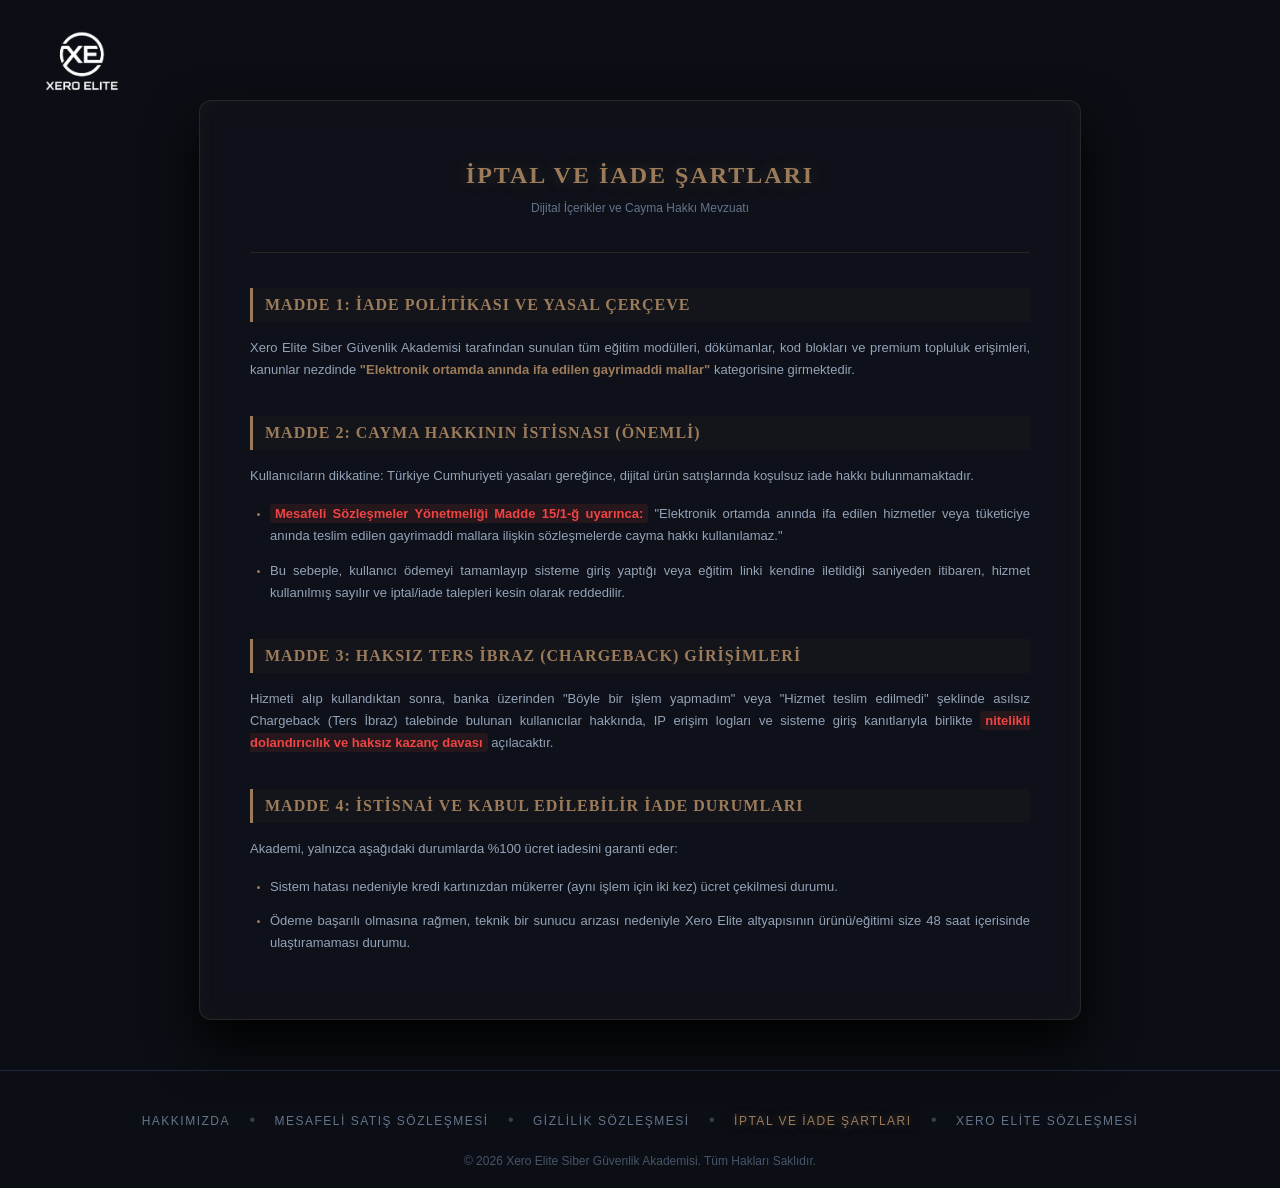
<file: iptal-iade.html>
<!DOCTYPE html>
<html lang="tr">
<head>
    <meta charset="UTF-8">
    <meta name="viewport" content="width=device-width, initial-scale=1.0">
    <meta http-equiv="Content-Security-Policy" content="default-src 'self'; style-src 'self' 'unsafe-inline' https://fonts.googleapis.com; font-src 'self' https://fonts.gstatic.com; img-src 'self'; script-src 'none'; object-src 'none'; base-uri 'self'; form-action 'none'; frame-ancestors 'none'; upgrade-insecure-requests; block-all-mixed-content;">
    <meta http-equiv="X-Frame-Options" content="DENY">
    <meta http-equiv="X-XSS-Protection" content="1; mode=block">
    <meta http-equiv="X-Content-Type-Options" content="nosniff">
    <meta name="referrer" content="no-referrer">
    <title>Xero Elite | İptal ve İade Şartları</title>
    <link href="https://fonts.googleapis.com/css2?family=Lato:wght@300;400;700&family=Ovo&display=swap" rel="stylesheet">
    <style>
        :root { --xero-gold: #9c7b5a; --xero-dark: #0B0E14; --xero-panel: #11151c; --text-muted: #64748b; }
        body { background-color: var(--xero-dark); color: #E2E8F0; font-family: 'Lato', sans-serif; margin: 0; padding: 0; display: flex; flex-direction: column; min-height: 100vh; }
        .top-logo { position: absolute; top: 30px; left: 40px; width: 80px; transition: all 0.3s ease; }
        .top-logo:hover { transform: scale(1.05); filter: drop-shadow(0 0 10px rgba(156, 123, 90, 0.4)); }
        .legal-container { max-width: 780px; margin: 100px auto 50px auto; background: rgba(17, 21, 28, 0.65); backdrop-filter: blur(15px); border: 1px solid rgba(156, 123, 90, 0.2); border-radius: 12px; padding: 45px 50px; box-shadow: 0 25px 50px rgba(0,0,0,0.9), inset 0 0 20px rgba(156, 123, 90, 0.05); transition: all 0.4s ease; }
        .legal-container:hover { box-shadow: 0 25px 60px rgba(0,0,0,1), inset 0 0 30px rgba(156, 123, 90, 0.1); border-color: rgba(156, 123, 90, 0.4); }
        .legal-header { text-align: center; margin-bottom: 35px; border-bottom: 1px solid rgba(156,123,90,0.2); padding-bottom: 25px; }
        .legal-header h1 { font-family: 'Ovo', serif; color: var(--xero-gold); font-size: 24px; letter-spacing: 2px; text-transform: uppercase; margin-bottom: 10px; text-shadow: 0 0 15px rgba(156,123,90,0.3); }
        .legal-header p { color: var(--text-muted); font-size: 12px; }
        .legal-content h2 { font-family: 'Ovo', serif; color: var(--xero-gold); font-size: 16px; margin-top: 35px; margin-bottom: 15px; border-left: 3px solid var(--xero-gold); padding-left: 12px; background: rgba(156, 123, 90, 0.03); padding-top: 8px; padding-bottom: 8px; letter-spacing: 1px; }
        .legal-content p, .legal-content li { color: #94a3b8; font-size: 13px; line-height: 1.7; margin-bottom: 12px; text-align: justify; transition: color 0.3s ease; }
        .legal-content p:hover, .legal-content li:hover { color: #e2e8f0; } 
        .legal-content ul { padding-left: 20px; margin-bottom: 20px; }
        .legal-content li::marker { color: var(--xero-gold); font-size: 10px; }
        .highlight { color: #ef4444; font-weight: bold; background: rgba(239, 68, 68, 0.1); padding: 2px 5px; border-radius: 3px; }
        .strong-gold { color: var(--xero-gold); font-weight: bold; }
        .site-footer { background-color: transparent; padding: 40px 20px 20px 20px; text-align: center; border-top: 1px solid #1e293b; margin-top: auto; }
        .footer-links { margin-bottom: 25px; }
        .footer-links a { color: var(--text-muted); text-decoration: none; font-size: 12px; letter-spacing: 1.5px; margin: 0 15px; text-transform: uppercase; transition: all 0.3s ease; }
        .footer-links a:hover { color: var(--xero-gold); text-shadow: 0 0 10px rgba(156, 123, 90, 0.5); }
        .footer-links span { color: #334155; }
        .copyright { color: #475569; font-size: 12px; }
        @media only screen and (max-width: 768px) { body { padding: 20px 10px; } .legal-container { padding: 25px 20px; margin-top: 80px; } .legal-header h1 { font-size: 20px; } .legal-content h2 { font-size: 16px; margin-top: 25px; } .legal-content p, .legal-content li { font-size: 14px; } .top-logo { top: 15px; left: 15px; width: 60px; } .footer-links a { display: block; margin: 10px 0; } .footer-links span { display: none; } }
    /* NSA YAMASI: Iframe, kopyalama, sürükle-bırak hırsızlığı ve gömülü obje kilidi */
        body { -webkit-user-select: none; -moz-user-select: none; -ms-user-select: none; user-select: none; }
        iframe, object, embed { display: none !important; pointer-events: none !important; }
        img, a, svg { -webkit-user-drag: none; -khtml-user-drag: none; -moz-user-drag: none; -o-user-drag: none; user-select: none; }
    </style>
</head>
<body ondragstart="return false;" ondrop="return false;">

    <a href="index.html">
        <img src="gorseller/gorsel2.webp" alt="Xero Elite Logo" class="top-logo">
    </a>

    <div class="legal-container">
        <div class="legal-header">
            <h1>İptal ve İade Şartları</h1>
            <p>Dijital İçerikler ve Cayma Hakkı Mevzuatı</p>
        </div>

        <div class="legal-content">
            <h2>MADDE 1: İADE POLİTİKASI VE YASAL ÇERÇEVE</h2>
            <p>Xero Elite Siber Güvenlik Akademisi tarafından sunulan tüm eğitim modülleri, dökümanlar, kod blokları ve premium topluluk erişimleri, kanunlar nezdinde <span class="strong-gold">"Elektronik ortamda anında ifa edilen gayrimaddi mallar"</span> kategorisine girmektedir.</p>

            <h2>MADDE 2: CAYMA HAKKININ İSTİSNASI (ÖNEMLİ)</h2>
            <p>Kullanıcıların dikkatine: Türkiye Cumhuriyeti yasaları gereğince, dijital ürün satışlarında koşulsuz iade hakkı bulunmamaktadır.</p>
            <ul>
                <li><span class="highlight">Mesafeli Sözleşmeler Yönetmeliği Madde 15/1-ğ uyarınca:</span> "Elektronik ortamda anında ifa edilen hizmetler veya tüketiciye anında teslim edilen gayrimaddi mallara ilişkin sözleşmelerde cayma hakkı kullanılamaz."</li>
                <li>Bu sebeple, kullanıcı ödemeyi tamamlayıp sisteme giriş yaptığı veya eğitim linki kendine iletildiği saniyeden itibaren, hizmet kullanılmış sayılır ve iptal/iade talepleri kesin olarak reddedilir.</li>
            </ul>

            <h2>MADDE 3: HAKSIZ TERS İBRAZ (CHARGEBACK) GİRİŞİMLERİ</h2>
            <p>Hizmeti alıp kullandıktan sonra, banka üzerinden "Böyle bir işlem yapmadım" veya "Hizmet teslim edilmedi" şeklinde asılsız Chargeback (Ters İbraz) talebinde bulunan kullanıcılar hakkında, IP erişim logları ve sisteme giriş kanıtlarıyla birlikte <span class="highlight">nitelikli dolandırıcılık ve haksız kazanç davası</span> açılacaktır.</p>

            <h2>MADDE 4: İSTİSNAİ VE KABUL EDİLEBİLİR İADE DURUMLARI</h2>
            <p>Akademi, yalnızca aşağıdaki durumlarda %100 ücret iadesini garanti eder:</p>
            <ul>
                <li>Sistem hatası nedeniyle kredi kartınızdan mükerrer (aynı işlem için iki kez) ücret çekilmesi durumu.</li>
                <li>Ödeme başarılı olmasına rağmen, teknik bir sunucu arızası nedeniyle Xero Elite altyapısının ürünü/eğitimi size 48 saat içerisinde ulaştıramaması durumu.</li>
            </ul>
        </div>
    </div>

    <footer class="site-footer">
        <div class="footer-links">
            <a href="hakkimizda.html">HAKKIMIZDA</a> <span>•</span>
            <a href="mesafeli-satis.html">MESAFELİ SATIŞ SÖZLEŞMESİ</a> <span>•</span>
            <a href="gizlilik.html">GİZLİLİK SÖZLEŞMESİ</a> <span>•</span>
            <a href="iptal-iade.html" style="color: #9c7b5a; text-shadow: 0 0 10px rgba(156, 123, 90, 0.5);">İPTAL VE İADE ŞARTLARI</a> <span>•</span>
            <a href="xero-sozlesmesi.html">XERO ELİTE SÖZLEŞMESİ</a>
        </div>
        <div class="copyright">
            © 2026 Xero Elite Siber Güvenlik Akademisi. Tüm Hakları Saklıdır.
        </div>
    </footer>

</body>
</html>
</file>
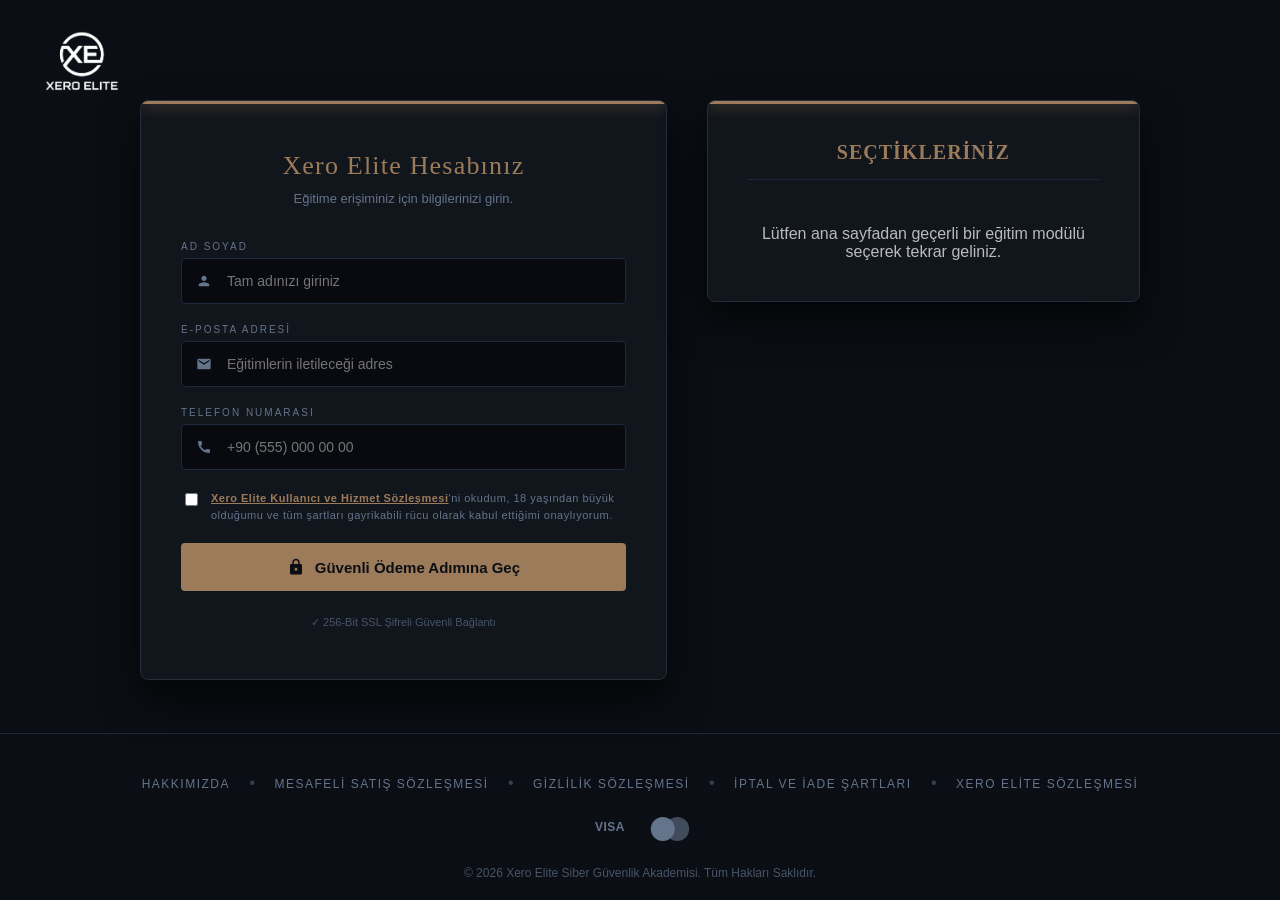
<file: kayit.html>
<!DOCTYPE html>
<html lang="tr">
<head>
    <meta charset="UTF-8">
    <meta name="viewport" content="width=device-width, initial-scale=1.0">
    <title>Xero Elite | Güvenli Kayıt</title>
<meta http-equiv="Content-Security-Policy" content="default-src 'self'; style-src 'self' 'unsafe-inline' https://fonts.googleapis.com https://cdnjs.cloudflare.com; font-src 'self' https://fonts.gstatic.com https://cdnjs.cloudflare.com; img-src 'self'; script-src 'self'; connect-src 'self' https://xero-api.xeroelite.workers.dev; object-src 'none'; base-uri 'self'; form-action 'self' https://xero-api.xeroelite.workers.dev; frame-ancestors 'none'; upgrade-insecure-requests; require-trusted-types-for 'script'; block-all-mixed-content;">
    <meta http-equiv="X-Frame-Options" content="DENY">
    <meta http-equiv="Cross-Origin-Opener-Policy" content="same-origin-allow-popups">
    <meta http-equiv="Cross-Origin-Embedder-Policy" content="require-corp">
    <meta http-equiv="Cross-Origin-Resource-Policy" content="same-origin">
    <meta http-equiv="X-XSS-Protection" content="1; mode=block">
    <meta http-equiv="X-Content-Type-Options" content="nosniff">
    <meta name="referrer" content="no-referrer">
    <meta http-equiv="Permissions-Policy" content="accelerometer=(), autoplay=(), camera=(), encrypted-media=(), fullscreen=(), geolocation=(), gyroscope=(), magnetometer=(), microphone=(), midi=(), payment=(), picture-in-picture=(), publickey-credentials-get=(), sync-xhr=(), usb=(), screen-wake-lock=(), xr-spatial-tracking=()">
    <meta http-equiv="Cache-Control" content="no-store, no-cache, must-revalidate, max-age=0">
    <meta http-equiv="Pragma" content="no-cache">
    <link rel="preconnect" href="https://xero-api.xeroelite.workers.dev" crossorigin="anonymous">
    <link href="https://fonts.googleapis.com/css2?family=Lato:wght@300;400;700&family=Ovo&display=swap" rel="stylesheet" crossorigin="anonymous" referrerpolicy="no-referrer">
    <style>
        /* --- RENK VE TEMA AYARLARI --- */
        :root {
            --xero-gold: #9c7b5a; 
            --xero-dark: #0B0E14;
            --xero-panel: #11151c;
            --text-muted: #64748b;
        }

        body { 
            background-color: var(--xero-dark); 
            color: #E2E8F0; 
            font-family: 'Lato', sans-serif; 
            margin: 0; padding: 0; 
            display: flex; flex-direction: column; 
            min-height: 100vh; 
        }

        /* --- SOL ÜST LOGO --- */
        .top-logo {
            position: absolute;
            top: 30px;
            left: 40px;
            width: 80px; 
            transition: all 0.3s ease;
        }
        .top-logo:hover {
            transform: scale(1.05);
            filter: drop-shadow(0 0 10px rgba(179, 140, 75, 0.4));
        }

        /* --- ANA İSKELET VE İKİ SÜTUNLU YAPI --- */
        .main-content {
            flex: 1;
            padding: 100px 20px 40px 20px; 
            animation: fadeIn 0.8s ease-out;
        }

        @keyframes fadeIn { from { opacity: 0; transform: translateY(20px); } to { opacity: 1; transform: translateY(0); } }

        .register-container {
            display: flex;
            flex-wrap: wrap;
            gap: 40px;
            max-width: 1000px;
            margin: 0 auto;
        }

        /* SOL TARAF (FORM) */
        .form-part { flex: 1.5; min-width: 300px; }
        
        .form-container { 
            background: var(--xero-panel); 
            border: 1px solid #252d3d; 
            border-radius: 8px; 
            padding: 50px 40px; 
            width: 100%; 
            box-sizing: border-box;
            box-shadow: 0 20px 40px rgba(0,0,0,0.7); 
            position: relative;
            overflow: hidden;
        }

        /* Üstteki altın sarısı elit çizgi */
        .form-container::before, .summary-part::before {
            content: ''; position: absolute; top: 0; left: 0; width: 100%; height: 3px;
            background: var(--xero-gold);
            box-shadow: 0 0 15px var(--xero-gold);
        }

        .form-header { text-align: center; margin-bottom: 35px; }
        .form-header h2 { font-family: 'Ovo', serif; color: var(--xero-gold); font-size: 26px; margin: 0 0 10px 0; font-weight: normal; letter-spacing: 1.2px; }
        .form-header p { color: var(--text-muted); font-size: 13px; margin: 0; }
        
        .input-group { margin-bottom: 20px; }
        .input-group label { display: block; font-size: 10px; color: var(--text-muted); margin-bottom: 6px; text-transform: uppercase; letter-spacing: 2px; }
        
        .input-wrapper {
            position: relative;
            display: flex;
            align-items: center;
        }

        .input-icon {
            position: absolute;
            left: 15px;
            width: 16px; height: 16px;
            fill: var(--text-muted);
            transition: fill 0.3s ease;
        }

        .input-wrapper input { 
            width: 100%; box-sizing: border-box; 
            background: #080a0f; border: 1px solid #1e293b; 
            color: #F8FAFC; padding: 14px 15px 14px 45px; 
            border-radius: 4px; font-size: 14px; 
            transition: all 0.3s ease; 
        }
        
        .input-wrapper:focus-within .input-icon { fill: var(--xero-gold); }
        .input-wrapper input:focus { 
            outline: none; 
            border-color: var(--xero-gold); 
            background: #0f1218; 
            box-shadow: 0 0 12px rgba(179, 140, 75, 0.2); 
        }

        .submit-btn { 
            width: 100%; 
            background: var(--xero-gold); 
            color: #0b0e14; 
            border: none; padding: 15px; 
            border-radius: 4px; font-family: 'Lato', sans-serif; 
            font-size: 15px; font-weight: 700; cursor: pointer; 
            transition: all 0.4s cubic-bezier(0.175, 0.885, 0.32, 1.275); 
            text-decoration: none; display: flex; align-items: center; justify-content: center; gap: 10px; text-align: center;
        }
        
        .submit-btn:hover { 
            transform: scale(1.03); 
            box-shadow: 0 10px 20px rgba(179, 140, 75, 0.4); 
            background: #c29d5a;
        }

        .trust-badge { text-align: center; margin-top: 25px; font-size: 11px; color: #475569; }

        /* SAĞ TARAF (SİPARİŞ ÖZETİ TASARIMI) */
        .summary-part { 
            flex: 1; min-width: 300px; 
            background: var(--xero-panel); 
            border: 1px solid #252d3d; 
            padding: 40px;
            border-radius: 8px;
            height: fit-content;
            box-shadow: 0 20px 40px rgba(0,0,0,0.7); 
            position: relative;
            overflow: hidden;
            box-sizing: border-box;
        }

        /* --- FOOTER ALANI --- */
        .site-footer {
            background-color: transparent;
            padding: 40px 20px 20px 20px;
            text-align: center;
            border-top: 1px solid #1e293b;
        }
        .footer-links { margin-bottom: 25px; }
        .footer-links a { color: var(--text-muted); text-decoration: none; font-size: 12px; letter-spacing: 1.5px; margin: 0 15px; text-transform: uppercase; transition: all 0.3s ease; }
        .footer-links a:hover { color: var(--xero-gold); text-shadow: 0 0 8px rgba(179, 140, 75, 0.5); }
        .footer-links span { color: #334155; } 
        .footer-logos { margin-bottom: 25px; display: flex; justify-content: center; align-items: center; gap: 20px; }
        .footer-logos img { height: 25px; opacity: 0.7; transition: all 0.3s ease; cursor: pointer; }
        .footer-logos img:hover { opacity: 1; transform: scale(1.1); filter: drop-shadow(0 0 5px rgba(255,255,255,0.2)); }
        .copyright { color: #475569; font-size: 12px; }
/* =========================================================
           MOBİL OPTİMİZASYON (Sadece Telefonlar İçin)
           ========================================================= */
        @media only screen and (max-width: 768px) {
            .top-logo { top: 15px; left: 15px; width: 60px; }
            .main-content { padding: 80px 15px 30px 15px; }
            /* Kutuları ters çevirdik (column-reverse) ve iç boşlukları (padding) küçülterek kompakt hale getirdik */
            .register-container { gap: 20px; display: flex; flex-direction: column-reverse; }
            .form-part, .summary-part { min-width: 100%; width: 100%; } 
            .form-container, .summary-part { padding: 20px 15px; }
            .form-header h2 { font-size: 22px; }
            .site-footer { padding: 30px 15px 15px 15px; }
            .footer-links { display: flex; flex-direction: column; gap: 10px; } /* Linkleri alt alta okunaklı dizer */
            .footer-links span { display: none; } /* Mobilde aradaki noktaları gizler */
            .footer-logos { flex-wrap: wrap; gap: 15px; }
            /* Seçtikleriniz resim kutusunu mobilde daraltıp laptoptaki formuna getirir */
    #ozet-img-wrapper { 
        width: 250px !important; /* Yanları daraltır, köşedeki filigranları gizler */
        height: 190px !important; /* Laptoptaki orana eşitler */
        margin: 0 auto 20px auto !important; /* Kutuyu tam ortaya hizalar */
        border-radius: 6px !important;
    }
        }
/* --- İKON EFEKTLERİ (TEK VE TEMİZ VERSİYON) --- */
svg.secure-logo {
    fill: #64748b !important;
    transition: all 0.3s ease !important;
    cursor: pointer !important;
}

svg.secure-logo:hover {
    fill: #ffffff !important;
    transform: scale(1.1) !important;
    filter: drop-shadow(0 0 8px rgba(255, 255, 255, 0.4)) !important;
}
        /* NSA YAMASI: Sürükle-Bırak veri hırsızlığı ve Cross-Tab Leakage koruması */
        img, a, svg {
            -webkit-user-drag: none;
            -khtml-user-drag: none;
            -moz-user-drag: none;
            -o-user-drag: none;
            user-select: none;
        }
    </style>
</head>
<body ondragstart="return false;" ondrop="return false;">
<noscript>
    <div style="position: fixed; top: 0; left: 0; width: 100vw; height: 100vh; background: #101216; z-index: 999999; display: flex; align-items: center; justify-content: center; color: #9c7b5a; font-family: sans-serif; text-align: center; padding: 20px;">
        <h2>GÜVENLİK İHLALİ</h2>
        <p>Xero Elite altyapısına erişmek ve formları kullanabilmek için tarayıcınızda JavaScript'in etkin olması zorunludur. Lütfen JavaScript'i aktifleştirip sayfayı yenileyin.</p>
    </div>
</noscript>

    <a href="index.html">
        <img src="gorseller/gorsel2.webp" alt="Xero Elite Logo" class="top-logo">
    </a>

    <div class="main-content">
        <div class="register-container">
            
            <div class="form-part">
                <div class="form-container">
                    <div class="form-header">
                        <h2>Xero Elite Hesabınız</h2>
                        <p>Eğitime erişiminiz için bilgilerinizi girin.</p>
                    </div>
                    
                    <form id="kayitFormu" action="https://xero-api.xeroelite.workers.dev/" method="POST" autocomplete="off" spellcheck="false">
                        <input type="hidden" id="gizli_egitim_id" name="Urun_Kodu" value="">

                        <div style="opacity: 0; position: absolute; top: 0; left: 0; height: 0; width: 0; z-index: -1;" aria-hidden="true" tabindex="-1">
                            <input type="text" name="x_alt_verify_99" tabindex="-1" autocomplete="new-password" aria-hidden="true">
                        </div>

                        <div class="input-group">
                            <label>Ad Soyad</label>
                            <div class="input-wrapper">
                                <svg class="input-icon" viewBox="0 0 24 24"><path d="M12 12c2.21 0 4-1.79 4-4s-1.79-4-4-4-4 1.79-4 4 1.79 4 4 4zm0 2c-2.67 0-8 1.34-8 4v2h16v-2c0-2.66-5.33-4-8-4z"/></svg>
                                <input type="text" name="name" placeholder="Tam adınızı giriniz" required maxlength="50" pattern="^[a-zA-ZğüşıöçĞÜŞİÖÇ\s\-\']+$" title="Güvenlik nedeniyle sadece harf, boşluk, tire ve kesme işareti kullanabilirsiniz." autocomplete="xero-secure-name">
                            </div>
                        </div>
                        <div class="input-group">
                            <label>E-Posta Adresi</label>
                            <div class="input-wrapper">
                                <svg class="input-icon" viewBox="0 0 24 24"><path d="M20 4H4c-1.1 0-1.99.9-1.99 2L2 18c0 1.1.9 2 2 2h16c1.1 0 2-.9 2-2V6c0-1.1-.9-2-2-2zm0 4l-8 5-8-5V6l8 5 8-5v2z"/></svg>
                                <input type="email" name="email" placeholder="Eğitimlerin iletileceği adres" required maxlength="100" pattern="[a-z0-9._%+\-]+@[a-z0-9.\-]+\.[a-z]{2,}$" title="Geçerli bir TLD uzantılı e-posta adresi giriniz." autocomplete="xero-secure-email">
                            </div>
                        </div>
                        <div class="input-group">
                            <label>Telefon Numarası</label>
                            <div class="input-wrapper">
                                <svg class="input-icon" xmlns="http://www.w3.org/2000/svg" viewBox="0 0 24 24" fill="currentColor"><path d="M20.01 15.38c-1.23 0-2.42-.2-3.53-.56a.977.977 0 00-1.01.24l-1.57 1.97c-2.83-1.35-5.48-3.9-6.89-6.83l1.95-1.66c.27-.28.35-.67.24-1.02-.37-1.11-.56-2.3-.56-3.53 0-.54-.45-.99-.99-.99H4.19C3.65 3 3 3.24 3 3.99 3 13.28 10.73 21 20.01 21c.71 0 .99-.63.99-1.18v-3.45c0-.54-.45-.99-.99-.99z"/></svg>
                                <input type="tel" name="phone" placeholder="+90 (555) 000 00 00" required maxlength="20" pattern="^[\d\s\+\-\(\)]+$" title="Geçerli bir telefon numarası giriniz. Sadece rakam, artı, tire ve parantez kullanılabilir." autocomplete="xero-secure-phone">
                            </div>
                        </div>
                        
                        <div class="agreement-check" style="margin-bottom: 20px; text-align: left; display: flex; align-items: flex-start; gap: 10px;">
                            <input type="checkbox" id="yasal_onay" name="yasal_onay" required style="margin-top: 3px; accent-color: var(--xero-gold); cursor: pointer; pointer-events: auto !important; opacity: 1 !important; visibility: visible !important; transform: none !important;">
                            <label for="yasal_onay" style="font-size: 11px; color: var(--text-muted); line-height: 1.5; letter-spacing: 0.5px; text-transform: none;">
                                <a href="xero-sozlesmesi.html" target="_blank" rel="noopener noreferrer" style="color: var(--xero-gold); text-decoration: underline; font-weight: bold;">Xero Elite Kullanıcı ve Hizmet Sözleşmesi</a>'ni okudum, 18 yaşından büyük olduğumu ve tüm şartları gayrikabili rücu olarak kabul ettiğimi onaylıyorum.
                            </label>
                        </div>
                        
                        <button type="submit" class="submit-btn">
                            <svg viewBox="0 0 24 24" width="18" height="18" fill="currentColor"><path d="M18 8h-1V6c0-2.76-2.24-5-5-5S7 3.24 7 6v2H6c-1.1 0-2 .9-2 2v10c0 1.1.9 2 2 2h12c1.1 0 2-.9 2-2V10c0-1.1-.9-2-2-2zm-6 9c-1.1 0-2-.9-2-2s.9-2 2-2 2 .9 2 2-.9 2-2 2zm3.1-9H8.9V6c0-1.71 1.39-3.1 3.1-3.1 1.71 0 3.1 1.39 3.1 3.1v2z"/></svg>
                            Güvenli Ödeme Adımına Geç
                        </button>
                    </form>

                    <div class="trust-badge">
                        <span>✓ 256-Bit SSL Şifreli Güvenli Bağlantı</span>
                    </div>
                </div>
            </div>

            <div class="summary-part">
                <h3 style="color: var(--xero-gold); font-family: 'Ovo', serif; margin-bottom: 25px; letter-spacing: 1px; border-bottom: 1px solid #1e293b; padding-bottom: 15px; font-size: 20px; text-align: center; margin-top: 0;">SEÇTİKLERİNİZ</h3>
                <div id="ozet-icerik" style="text-align: center;">
                    <div id="ozet-img-wrapper" style="width: 100%; height: 220px; margin-bottom: 20px; border-radius: 5px; border: 1px solid #1e293b; overflow: hidden; display: none;">
                        <img id="ozet-img" src="" style="width: 100%; height: 100%; object-fit: cover; object-position: center; transition: transform 0.3s ease;" alt="Xero Elite Modülü">
                    </div>
                    <h4 id="ozet-isim" style="color: #E2E8F0; margin-bottom: 10px; font-family: 'Lato', sans-serif; font-size: 18px;">Eğitim Yükleniyor...</h4>
                    <p id="ozet-aciklama" style="color: var(--text-muted); font-size: 13px; font-style: italic; margin-bottom: 25px; line-height: 1.6;"></p>
                    <div id="ozet-fiyat" style="font-size: 28px; font-weight: bold; color: white; font-family: 'Ovo', serif; background: rgba(0,0,0,0.3); padding: 15px; border-radius: 4px; border: 1px dashed #1e293b;">0 ₺</div>
                </div>
            </div>

        </div>
    </div>

    <footer class="site-footer">
        <div class="footer-links">
            <a href="hakkimizda.html">HAKKIMIZDA</a> <span>•</span>
            <a href="mesafeli-satis.html">MESAFELİ SATIŞ SÖZLEŞMESİ</a> <span>•</span>
            <a href="gizlilik.html">GİZLİLİK SÖZLEŞMESİ</a> <span>•</span>
            <a href="iptal-iade.html">İPTAL VE İADE ŞARTLARI</a> <span>•</span>
            <a href="xero-sozlesmesi.html">XERO ELİTE SÖZLEŞMESİ</a>
        </div>
        
        <div class="footer-logos">
    <svg class="secure-logo" xmlns="http://www.w3.org/2000/svg" width="40" height="24" viewBox="0 0 40 24">
        <text x="50%" y="60%" font-family="Arial, sans-serif" font-weight="bold" font-size="12" text-anchor="middle" letter-spacing="0.5">VISA</text>
    </svg>

    <svg class="secure-logo" xmlns="http://www.w3.org/2000/svg" viewBox="0 0 24 15" width="40" height="24">
        <circle cx="7.5" cy="7.5" r="7.5" />
        <circle cx="16.5" cy="7.5" r="7.5" fill-opacity="0.6" />
    </svg>

    
</div>

        <div class="copyright">
            © 2026 Xero Elite Siber Güvenlik Akademisi. Tüm Hakları Saklıdır.
        </div>
    </footer>

    <script src="script.js" defer referrerpolicy="no-referrer"></script>
</body>
</html>
</file>
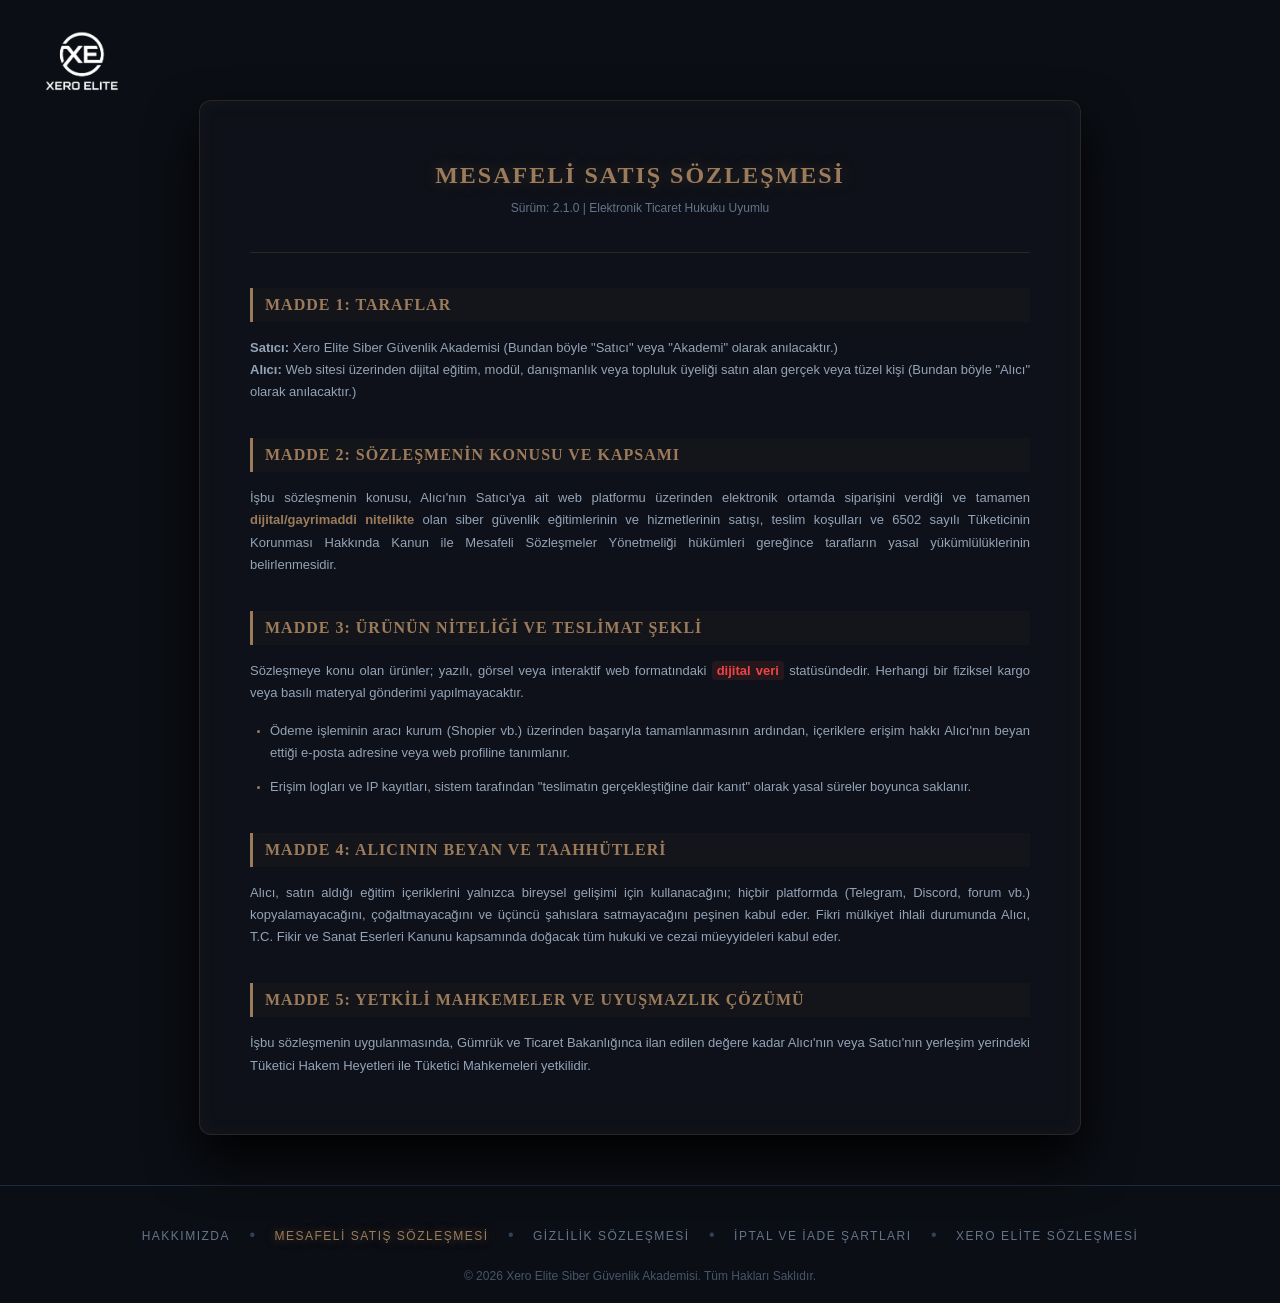
<file: mesafeli-satis.html>
<!DOCTYPE html>
<html lang="tr">
<head>
    <meta charset="UTF-8">
    <meta name="viewport" content="width=device-width, initial-scale=1.0">
    <meta http-equiv="Content-Security-Policy" content="default-src 'self'; style-src 'self' 'unsafe-inline' https://fonts.googleapis.com; font-src 'self' https://fonts.gstatic.com; img-src 'self'; script-src 'none'; object-src 'none'; base-uri 'self'; form-action 'none'; frame-ancestors 'none'; upgrade-insecure-requests; block-all-mixed-content;">
    <meta http-equiv="X-Frame-Options" content="DENY">
    <meta http-equiv="X-XSS-Protection" content="1; mode=block">
    <meta http-equiv="X-Content-Type-Options" content="nosniff">
    <meta name="referrer" content="no-referrer">
    <title>Xero Elite | Mesafeli Satış Sözleşmesi</title>
    <link href="https://fonts.googleapis.com/css2?family=Lato:wght@300;400;700&family=Ovo&display=swap" rel="stylesheet">
    <style>
        :root { --xero-gold: #9c7b5a; --xero-dark: #0B0E14; --xero-panel: #11151c; --text-muted: #64748b; }
        body { background-color: var(--xero-dark); color: #E2E8F0; font-family: 'Lato', sans-serif; margin: 0; padding: 0; display: flex; flex-direction: column; min-height: 100vh; }
        .top-logo { position: absolute; top: 30px; left: 40px; width: 80px; transition: all 0.3s ease; }
        .top-logo:hover { transform: scale(1.05); filter: drop-shadow(0 0 10px rgba(156, 123, 90, 0.4)); }
        .legal-container { max-width: 780px; margin: 100px auto 50px auto; background: rgba(17, 21, 28, 0.65); backdrop-filter: blur(15px); border: 1px solid rgba(156, 123, 90, 0.2); border-radius: 12px; padding: 45px 50px; box-shadow: 0 25px 50px rgba(0,0,0,0.9), inset 0 0 20px rgba(156, 123, 90, 0.05); transition: all 0.4s ease; }
        .legal-container:hover { box-shadow: 0 25px 60px rgba(0,0,0,1), inset 0 0 30px rgba(156, 123, 90, 0.1); border-color: rgba(156, 123, 90, 0.4); }
        .legal-header { text-align: center; margin-bottom: 35px; border-bottom: 1px solid rgba(156,123,90,0.2); padding-bottom: 25px; }
        .legal-header h1 { font-family: 'Ovo', serif; color: var(--xero-gold); font-size: 24px; letter-spacing: 2px; text-transform: uppercase; margin-bottom: 10px; text-shadow: 0 0 15px rgba(156,123,90,0.3); }
        .legal-header p { color: var(--text-muted); font-size: 12px; }
        .legal-content h2 { font-family: 'Ovo', serif; color: var(--xero-gold); font-size: 16px; margin-top: 35px; margin-bottom: 15px; border-left: 3px solid var(--xero-gold); padding-left: 12px; background: rgba(156, 123, 90, 0.03); padding-top: 8px; padding-bottom: 8px; letter-spacing: 1px; }
        .legal-content p, .legal-content li { color: #94a3b8; font-size: 13px; line-height: 1.7; margin-bottom: 12px; text-align: justify; transition: color 0.3s ease; }
        .legal-content p:hover, .legal-content li:hover { color: #e2e8f0; } 
        .legal-content ul { padding-left: 20px; margin-bottom: 20px; }
        .legal-content li::marker { color: var(--xero-gold); font-size: 10px; }
        .highlight { color: #ef4444; font-weight: bold; background: rgba(239, 68, 68, 0.1); padding: 2px 5px; border-radius: 3px; }
        .strong-gold { color: var(--xero-gold); font-weight: bold; }
        .site-footer { background-color: transparent; padding: 40px 20px 20px 20px; text-align: center; border-top: 1px solid #1e293b; margin-top: auto; }
        .footer-links { margin-bottom: 25px; }
        .footer-links a { color: var(--text-muted); text-decoration: none; font-size: 12px; letter-spacing: 1.5px; margin: 0 15px; text-transform: uppercase; transition: all 0.3s ease; }
        .footer-links a:hover { color: var(--xero-gold); text-shadow: 0 0 10px rgba(156, 123, 90, 0.5); }
        .footer-links span { color: #334155; }
        .copyright { color: #475569; font-size: 12px; }
        @media only screen and (max-width: 768px) { body { padding: 20px 10px; } .legal-container { padding: 25px 20px; margin-top: 80px; } .legal-header h1 { font-size: 20px; } .legal-content h2 { font-size: 16px; margin-top: 25px; } .legal-content p, .legal-content li { font-size: 14px; } .top-logo { top: 15px; left: 15px; width: 60px; } .footer-links a { display: block; margin: 10px 0; } .footer-links span { display: none; } }
    /* NSA YAMASI: Iframe, kopyalama, sürükle-bırak hırsızlığı ve gömülü obje kilidi */
        body { -webkit-user-select: none; -moz-user-select: none; -ms-user-select: none; user-select: none; }
        iframe, object, embed { display: none !important; pointer-events: none !important; }
        img, a, svg { -webkit-user-drag: none; -khtml-user-drag: none; -moz-user-drag: none; -o-user-drag: none; user-select: none; }
    </style>
</head>
<body ondragstart="return false;" ondrop="return false;">

    <a href="index.html">
        <img src="gorseller/gorsel2.webp" alt="Xero Elite Logo" class="top-logo">
    </a>

    <div class="legal-container">
        <div class="legal-header">
            <h1>Mesafeli Satış Sözleşmesi</h1>
            <p>Sürüm: 2.1.0 | Elektronik Ticaret Hukuku Uyumlu</p>
        </div>

        <div class="legal-content">
            <h2>MADDE 1: TARAFLAR</h2>
            <p><strong>Satıcı:</strong> Xero Elite Siber Güvenlik Akademisi (Bundan böyle "Satıcı" veya "Akademi" olarak anılacaktır.)<br>
            <strong>Alıcı:</strong> Web sitesi üzerinden dijital eğitim, modül, danışmanlık veya topluluk üyeliği satın alan gerçek veya tüzel kişi (Bundan böyle "Alıcı" olarak anılacaktır.)</p>

            <h2>MADDE 2: SÖZLEŞMENİN KONUSU VE KAPSAMI</h2>
            <p>İşbu sözleşmenin konusu, Alıcı'nın Satıcı'ya ait web platformu üzerinden elektronik ortamda siparişini verdiği ve tamamen <span class="strong-gold">dijital/gayrimaddi nitelikte</span> olan siber güvenlik eğitimlerinin ve hizmetlerinin satışı, teslim koşulları ve 6502 sayılı Tüketicinin Korunması Hakkında Kanun ile Mesafeli Sözleşmeler Yönetmeliği hükümleri gereğince tarafların yasal yükümlülüklerinin belirlenmesidir.</p>

            <h2>MADDE 3: ÜRÜNÜN NİTELİĞİ VE TESLİMAT ŞEKLİ</h2>
            <p>Sözleşmeye konu olan ürünler; yazılı, görsel veya interaktif web formatındaki <span class="highlight">dijital veri</span> statüsündedir. Herhangi bir fiziksel kargo veya basılı materyal gönderimi yapılmayacaktır.</p>
            <ul>
                <li>Ödeme işleminin aracı kurum (Shopier vb.) üzerinden başarıyla tamamlanmasının ardından, içeriklere erişim hakkı Alıcı'nın beyan ettiği e-posta adresine veya web profiline tanımlanır.</li>
                <li>Erişim logları ve IP kayıtları, sistem tarafından "teslimatın gerçekleştiğine dair kanıt" olarak yasal süreler boyunca saklanır.</li>
            </ul>

            <h2>MADDE 4: ALICININ BEYAN VE TAAHHÜTLERİ</h2>
            <p>Alıcı, satın aldığı eğitim içeriklerini yalnızca bireysel gelişimi için kullanacağını; hiçbir platformda (Telegram, Discord, forum vb.) kopyalamayacağını, çoğaltmayacağını ve üçüncü şahıslara satmayacağını peşinen kabul eder. Fikri mülkiyet ihlali durumunda Alıcı, T.C. Fikir ve Sanat Eserleri Kanunu kapsamında doğacak tüm hukuki ve cezai müeyyideleri kabul eder.</p>

            <h2>MADDE 5: YETKİLİ MAHKEMELER VE UYUŞMAZLIK ÇÖZÜMÜ</h2>
            <p>İşbu sözleşmenin uygulanmasında, Gümrük ve Ticaret Bakanlığınca ilan edilen değere kadar Alıcı'nın veya Satıcı'nın yerleşim yerindeki Tüketici Hakem Heyetleri ile Tüketici Mahkemeleri yetkilidir.</p>
        </div>
    </div>

    <footer class="site-footer">
        <div class="footer-links">
            <a href="hakkimizda.html">HAKKIMIZDA</a> <span>•</span>
            <a href="mesafeli-satis.html" style="color: #9c7b5a; text-shadow: 0 0 10px rgba(156, 123, 90, 0.5);">MESAFELİ SATIŞ SÖZLEŞMESİ</a> <span>•</span>
            <a href="gizlilik.html">GİZLİLİK SÖZLEŞMESİ</a> <span>•</span>
            <a href="iptal-iade.html">İPTAL VE İADE ŞARTLARI</a> <span>•</span>
            <a href="xero-sozlesmesi.html">XERO ELİTE SÖZLEŞMESİ</a>
        </div>
        <div class="copyright">
            © 2026 Xero Elite Siber Güvenlik Akademisi. Tüm Hakları Saklıdır.
        </div>
    </footer>

</body>
</html>
</file>
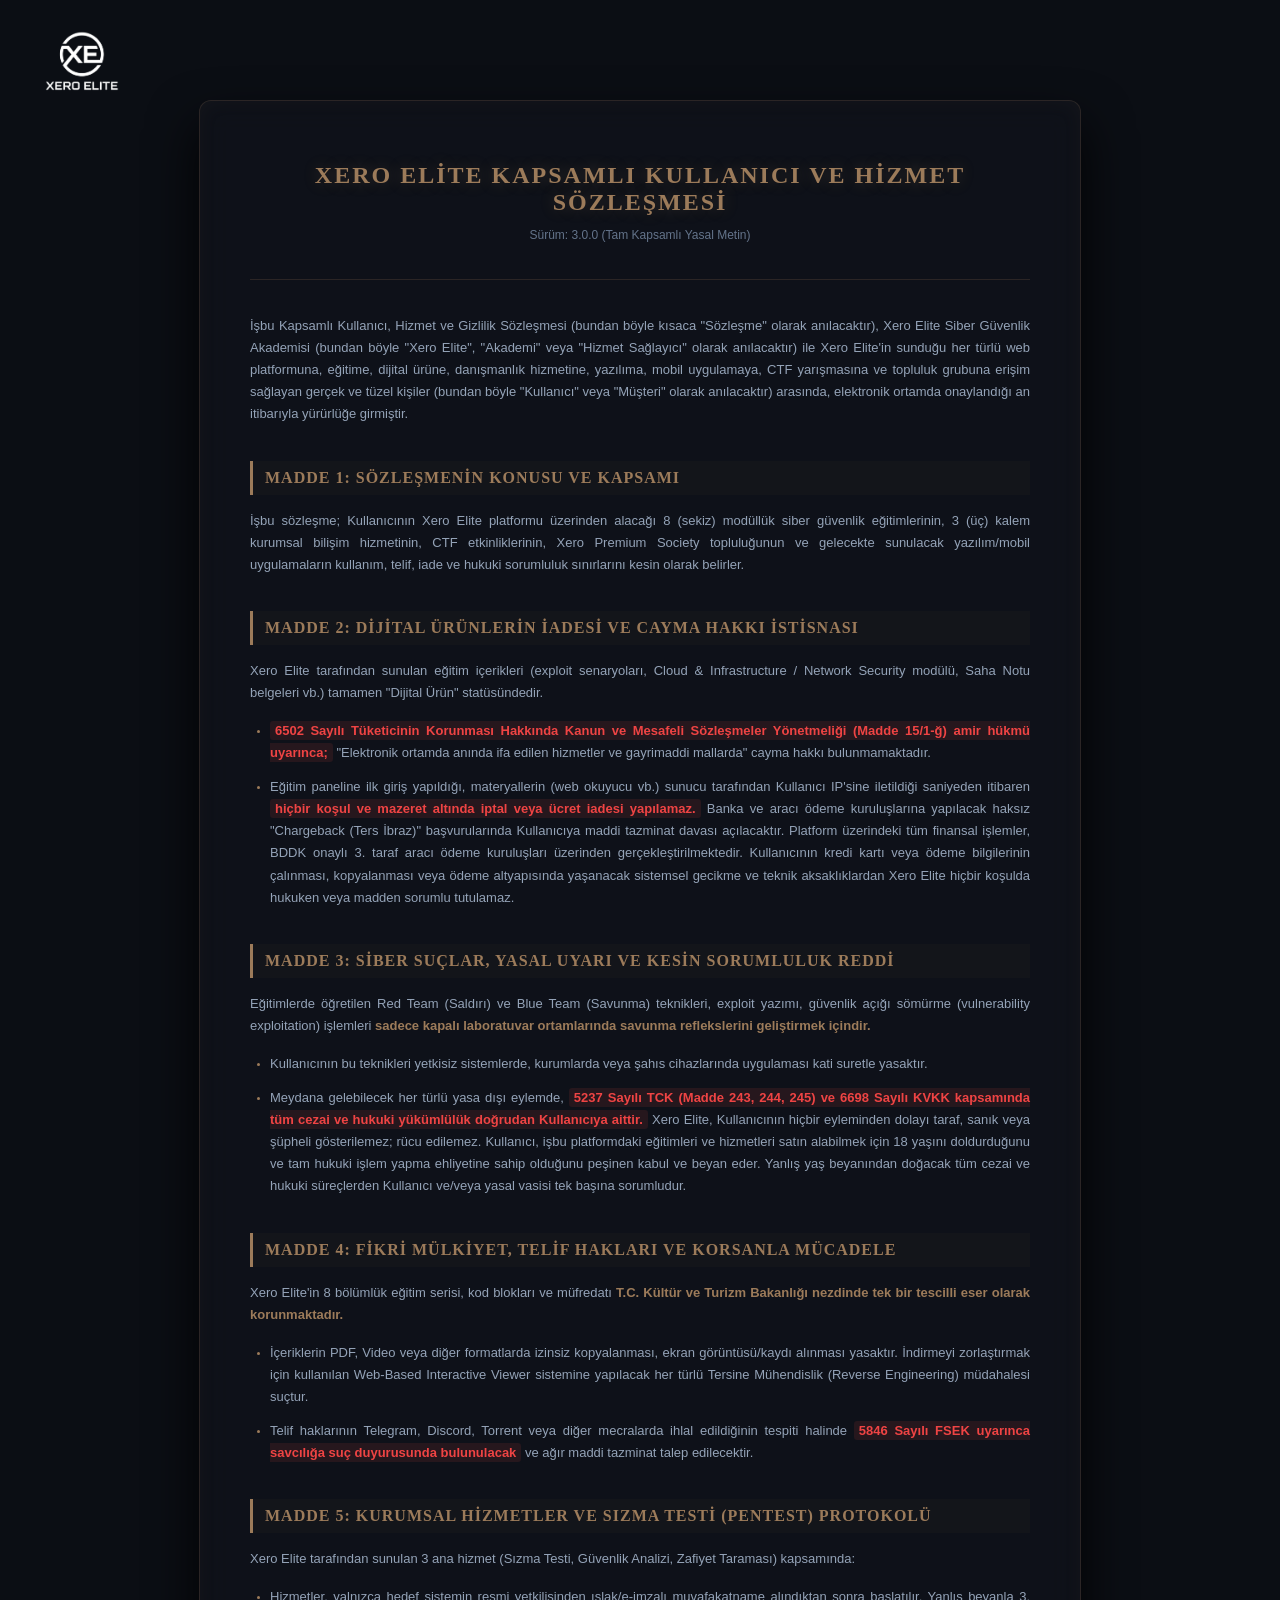
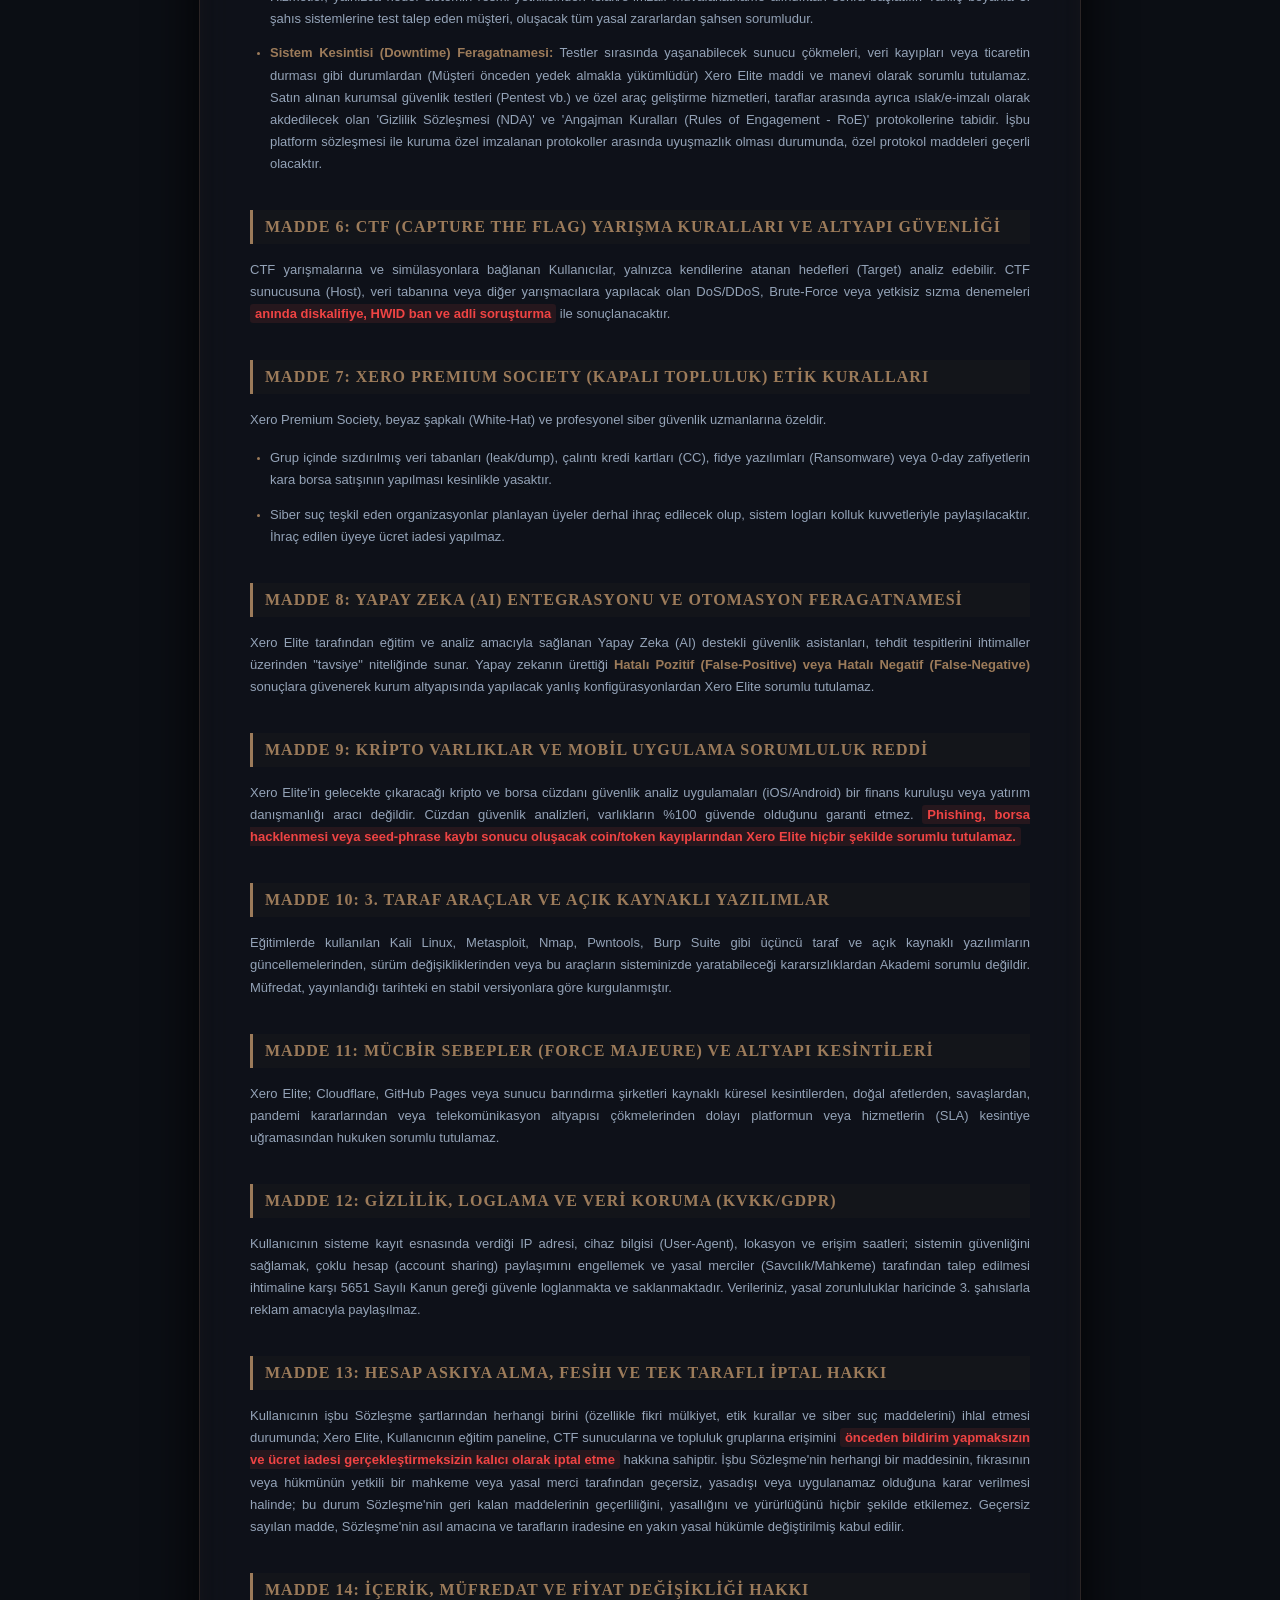
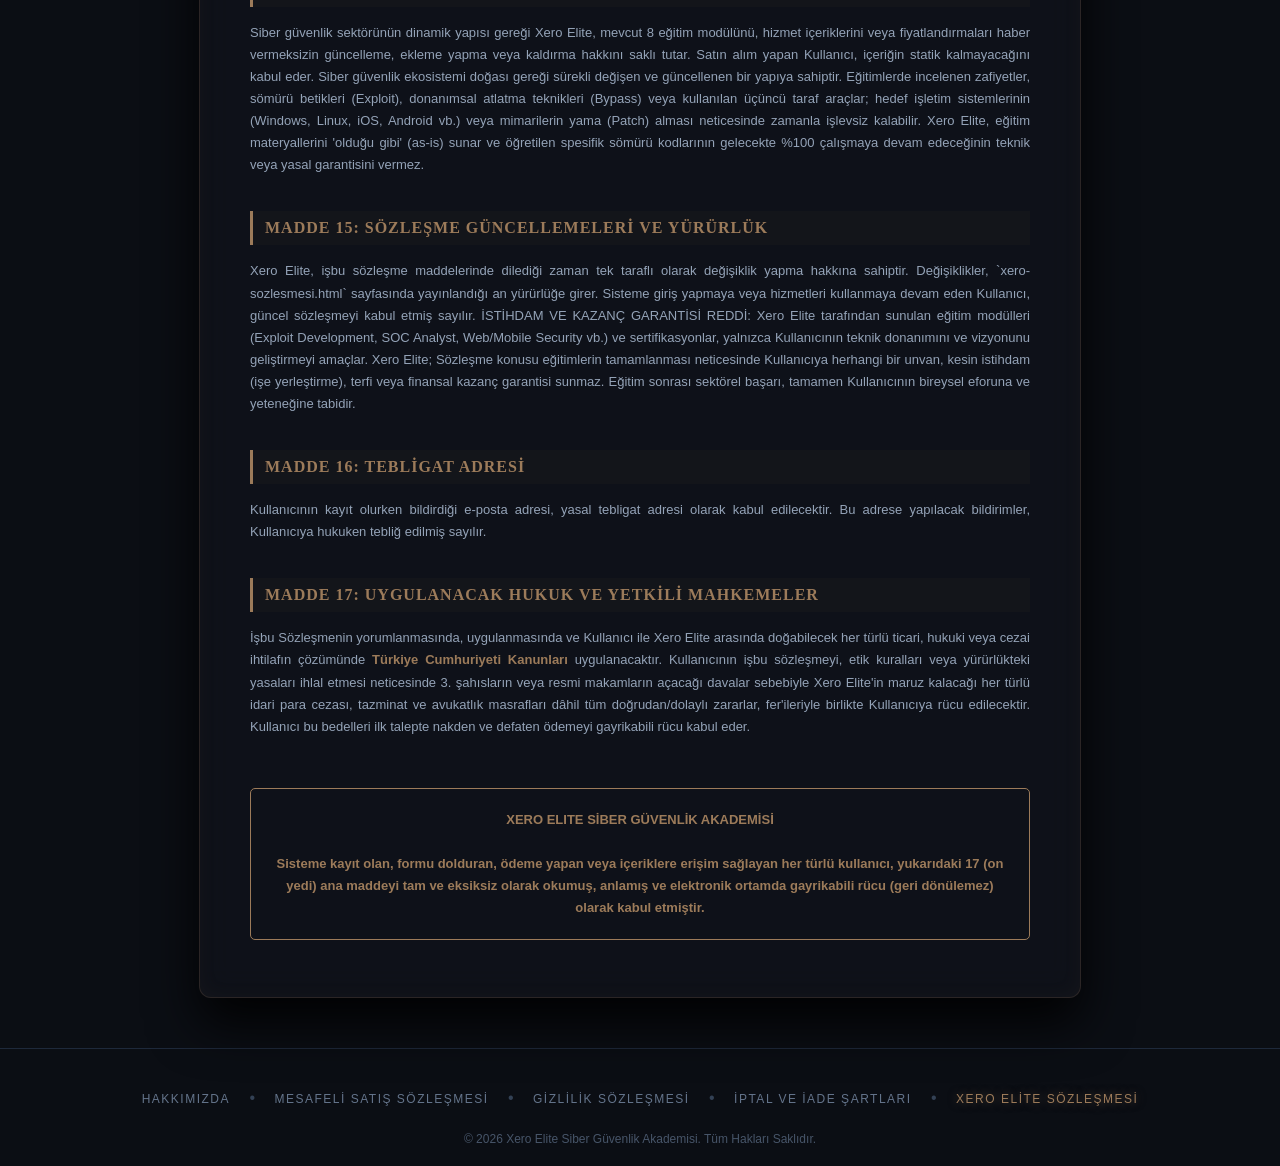
<file: xero-sozlesmesi.html>
<!DOCTYPE html>
<html lang="tr">
<head>
    <meta charset="UTF-8">
    <meta name="viewport" content="width=device-width, initial-scale=1.0">
    <meta http-equiv="Content-Security-Policy" content="default-src 'self'; style-src 'self' 'unsafe-inline' https://fonts.googleapis.com; font-src 'self' https://fonts.gstatic.com; img-src 'self'; script-src 'none'; object-src 'none'; base-uri 'self'; form-action 'none'; frame-ancestors 'none'; upgrade-insecure-requests; block-all-mixed-content;">
    <meta http-equiv="X-Frame-Options" content="DENY">
    <meta http-equiv="X-XSS-Protection" content="1; mode=block">
    <meta http-equiv="X-Content-Type-Options" content="nosniff">
    <meta name="referrer" content="no-referrer">
    <title>Xero Elite | Kapsamlı Kullanıcı, Hizmet ve Gizlilik Sözleşmesi</title>
    <link href="https://fonts.googleapis.com/css2?family=Lato:wght@300;400;700&family=Ovo&display=swap" rel="stylesheet">
    <style>
        :root {
            --xero-gold: #9c7b5a; 
            --xero-dark: #0B0E14;
            --xero-panel: #11151c;
            --text-muted: #64748b;
        }

        body { 
            background-color: var(--xero-dark); 
            color: #E2E8F0; 
            font-family: 'Lato', sans-serif; 
            margin: 0; padding: 0; 
            display: flex; flex-direction: column; 
            min-height: 100vh; 
        }

        .top-logo { position: absolute; top: 30px; left: 40px; width: 80px; transition: all 0.3s ease; }
        .top-logo:hover { transform: scale(1.05); filter: drop-shadow(0 0 10px rgba(156, 123, 90, 0.4)); }

        /* --- KÜÇÜLTÜLMÜŞ VE PREMİUM EFEKTLİ KUTU --- */
        .legal-container {
            max-width: 780px; /* 1000px'den 780px'e düşürdük, daha ince ve fit oldu */
            margin: 100px auto 50px auto;
            background: rgba(17, 21, 28, 0.65); /* Yarı saydam siber cam efekti */
            backdrop-filter: blur(15px); /* Arkadaki derinliği bulandırır */
            border: 1px solid rgba(156, 123, 90, 0.2); /* Çok ince bronz sınır */
            border-radius: 12px;
            padding: 45px 50px; /* İç boşlukları daralttık */
            box-shadow: 0 25px 50px rgba(0,0,0,0.9), inset 0 0 20px rgba(156, 123, 90, 0.05); /* Premium iç parlama */
            transition: all 0.4s ease;
        }

        .legal-container:hover {
            box-shadow: 0 25px 60px rgba(0,0,0,1), inset 0 0 30px rgba(156, 123, 90, 0.1);
            border-color: rgba(156, 123, 90, 0.4);
        }

        .legal-header { text-align: center; margin-bottom: 35px; border-bottom: 1px solid rgba(156,123,90,0.2); padding-bottom: 25px; }
        .legal-header h1 { font-family: 'Ovo', serif; color: var(--xero-gold); font-size: 24px; letter-spacing: 2px; text-transform: uppercase; margin-bottom: 10px; text-shadow: 0 0 15px rgba(156,123,90,0.3); }
        .legal-header p { color: var(--text-muted); font-size: 12px; }

        .legal-content h2 { font-family: 'Ovo', serif; color: var(--xero-gold); font-size: 16px; margin-top: 35px; margin-bottom: 15px; border-left: 3px solid var(--xero-gold); padding-left: 12px; background: rgba(156, 123, 90, 0.03); padding-top: 8px; padding-bottom: 8px; letter-spacing: 1px; }
        .legal-content p, .legal-content li { color: #94a3b8; font-size: 13px; line-height: 1.7; margin-bottom: 12px; text-align: justify; transition: color 0.3s ease; }
        
        /* Yazının üstüne gelince hafifçe aydınlanma efekti */
        .legal-content p:hover, .legal-content li:hover { color: #e2e8f0; } 
        
        .legal-content ul { padding-left: 20px; margin-bottom: 20px; }
        .legal-content li::marker { color: var(--xero-gold); font-size: 10px; }
        
        .highlight { color: #ef4444; font-weight: bold; background: rgba(239, 68, 68, 0.1); padding: 2px 5px; border-radius: 3px; }
        .strong-gold { color: var(--xero-gold); font-weight: bold; }

        /* --- FOOTER --- */
        .site-footer { background-color: transparent; padding: 40px 20px 20px 20px; text-align: center; border-top: 1px solid #1e293b; margin-top: auto; }
        .footer-links { margin-bottom: 25px; }
        .footer-links a { color: var(--text-muted); text-decoration: none; font-size: 12px; letter-spacing: 1.5px; margin: 0 15px; text-transform: uppercase; transition: all 0.3s ease; }
        .footer-links a:hover { color: var(--xero-gold); }
        .footer-links span { color: #334155; }
        .copyright { color: #475569; font-size: 12px; }
/* --- MOBİL OPTİMİZASYON --- */
        @media only screen and (max-width: 768px) {
            body { padding: 20px 10px; }
            .legal-container { padding: 25px 20px; margin-top: 80px; }
            h1 { font-size: 20px; }
            h2 { font-size: 16px; margin-top: 25px; }
            p, .legal-content li { font-size: 14px; }
            .top-logo { top: 15px; left: 15px; width: 60px; }
        }
    /* NSA YAMASI: Iframe, kopyalama, sürükle-bırak hırsızlığı ve gömülü obje kilidi */
        body { -webkit-user-select: none; -moz-user-select: none; -ms-user-select: none; user-select: none; }
        iframe, object, embed { display: none !important; pointer-events: none !important; }
        img, a, svg { -webkit-user-drag: none; -khtml-user-drag: none; -moz-user-drag: none; -o-user-drag: none; user-select: none; }
    </style>
</head>
<body ondragstart="return false;" ondrop="return false;">

    <a href="index.html">
        <img src="gorseller/gorsel2.webp" alt="Xero Elite Logo" class="top-logo">
    </a>

    <div class="legal-container">
        <div class="legal-header">
            <h1>Xero Elite Kapsamlı Kullanıcı ve Hizmet Sözleşmesi</h1>
            <p>Sürüm: 3.0.0 (Tam Kapsamlı Yasal Metin)</p>
        </div>

        <div class="legal-content">
            <p>İşbu Kapsamlı Kullanıcı, Hizmet ve Gizlilik Sözleşmesi (bundan böyle kısaca "Sözleşme" olarak anılacaktır), Xero Elite Siber Güvenlik Akademisi (bundan böyle "Xero Elite", "Akademi" veya "Hizmet Sağlayıcı" olarak anılacaktır) ile Xero Elite'in sunduğu her türlü web platformuna, eğitime, dijital ürüne, danışmanlık hizmetine, yazılıma, mobil uygulamaya, CTF yarışmasına ve topluluk grubuna erişim sağlayan gerçek ve tüzel kişiler (bundan böyle "Kullanıcı" veya "Müşteri" olarak anılacaktır) arasında, elektronik ortamda onaylandığı an itibarıyla yürürlüğe girmiştir.</p>

            <h2>MADDE 1: SÖZLEŞMENİN KONUSU VE KAPSAMI</h2>
            <p>İşbu sözleşme; Kullanıcının Xero Elite platformu üzerinden alacağı 8 (sekiz) modüllük siber güvenlik eğitimlerinin, 3 (üç) kalem kurumsal bilişim hizmetinin, CTF etkinliklerinin, Xero Premium Society topluluğunun ve gelecekte sunulacak yazılım/mobil uygulamaların kullanım, telif, iade ve hukuki sorumluluk sınırlarını kesin olarak belirler.</p>

            <h2>MADDE 2: DİJİTAL ÜRÜNLERİN İADESİ VE CAYMA HAKKI İSTİSNASI</h2>
            <p>Xero Elite tarafından sunulan eğitim içerikleri (exploit senaryoları, Cloud & Infrastructure / Network Security modülü, Saha Notu belgeleri vb.) tamamen "Dijital Ürün" statüsündedir.</p>
            <ul>
                <li><span class="highlight">6502 Sayılı Tüketicinin Korunması Hakkında Kanun ve Mesafeli Sözleşmeler Yönetmeliği (Madde 15/1-ğ) amir hükmü uyarınca;</span> "Elektronik ortamda anında ifa edilen hizmetler ve gayrimaddi mallarda" cayma hakkı bulunmamaktadır.</li>
                <li>Eğitim paneline ilk giriş yapıldığı, materyallerin (web okuyucu vb.) sunucu tarafından Kullanıcı IP'sine iletildiği saniyeden itibaren <span class="highlight">hiçbir koşul ve mazeret altında iptal veya ücret iadesi yapılamaz.</span> Banka ve aracı ödeme kuruluşlarına yapılacak haksız "Chargeback (Ters İbraz)" başvurularında Kullanıcıya maddi tazminat davası açılacaktır. Platform üzerindeki tüm finansal işlemler, BDDK onaylı 3. taraf aracı ödeme kuruluşları üzerinden gerçekleştirilmektedir. Kullanıcının kredi kartı veya ödeme bilgilerinin çalınması, kopyalanması veya ödeme altyapısında yaşanacak sistemsel gecikme ve teknik aksaklıklardan Xero Elite hiçbir koşulda hukuken veya madden sorumlu tutulamaz.</li>
            </ul>

            <h2>MADDE 3: SİBER SUÇLAR, YASAL UYARI VE KESİN SORUMLULUK REDDİ</h2>
            <p>Eğitimlerde öğretilen Red Team (Saldırı) ve Blue Team (Savunma) teknikleri, exploit yazımı, güvenlik açığı sömürme (vulnerability exploitation) işlemleri <span class="strong-gold">sadece kapalı laboratuvar ortamlarında savunma reflekslerini geliştirmek içindir.</span></p>
            <ul>
                <li>Kullanıcının bu teknikleri yetkisiz sistemlerde, kurumlarda veya şahıs cihazlarında uygulaması kati suretle yasaktır.</li>
                <li>Meydana gelebilecek her türlü yasa dışı eylemde, <span class="highlight">5237 Sayılı TCK (Madde 243, 244, 245) ve 6698 Sayılı KVKK kapsamında tüm cezai ve hukuki yükümlülük doğrudan Kullanıcıya aittir.</span> Xero Elite, Kullanıcının hiçbir eyleminden dolayı taraf, sanık veya şüpheli gösterilemez; rücu edilemez. Kullanıcı, işbu platformdaki eğitimleri ve hizmetleri satın alabilmek için 18 yaşını doldurduğunu ve tam hukuki işlem yapma ehliyetine sahip olduğunu peşinen kabul ve beyan eder. Yanlış yaş beyanından doğacak tüm cezai ve hukuki süreçlerden Kullanıcı ve/veya yasal vasisi tek başına sorumludur.</li>
            </ul>

            <h2>MADDE 4: FİKRİ MÜLKİYET, TELİF HAKLARI VE KORSANLA MÜCADELE</h2>
            <p>Xero Elite'in 8 bölümlük eğitim serisi, kod blokları ve müfredatı <span class="strong-gold">T.C. Kültür ve Turizm Bakanlığı nezdinde tek bir tescilli eser olarak korunmaktadır.</span></p>
            <ul>
                <li>İçeriklerin PDF, Video veya diğer formatlarda izinsiz kopyalanması, ekran görüntüsü/kaydı alınması yasaktır. İndirmeyi zorlaştırmak için kullanılan Web-Based Interactive Viewer sistemine yapılacak her türlü Tersine Mühendislik (Reverse Engineering) müdahalesi suçtur.</li>
                <li>Telif haklarının Telegram, Discord, Torrent veya diğer mecralarda ihlal edildiğinin tespiti halinde <span class="highlight">5846 Sayılı FSEK uyarınca savcılığa suç duyurusunda bulunulacak</span> ve ağır maddi tazminat talep edilecektir.</li>
            </ul>

            <h2>MADDE 5: KURUMSAL HİZMETLER VE SIZMA TESTİ (PENTEST) PROTOKOLÜ</h2>
            <p>Xero Elite tarafından sunulan 3 ana hizmet (Sızma Testi, Güvenlik Analizi, Zafiyet Taraması) kapsamında:</p>
            <ul>
                <li>Hizmetler, yalnızca hedef sistemin resmi yetkilisinden ıslak/e-imzalı muvafakatname alındıktan sonra başlatılır. Yanlış beyanla 3. şahıs sistemlerine test talep eden müşteri, oluşacak tüm yasal zararlardan şahsen sorumludur.</li>
                <li><span class="strong-gold">Sistem Kesintisi (Downtime) Feragatnamesi:</span> Testler sırasında yaşanabilecek sunucu çökmeleri, veri kayıpları veya ticaretin durması gibi durumlardan (Müşteri önceden yedek almakla yükümlüdür) Xero Elite maddi ve manevi olarak sorumlu tutulamaz. Satın alınan kurumsal güvenlik testleri (Pentest vb.) ve özel araç geliştirme hizmetleri, taraflar arasında ayrıca ıslak/e-imzalı olarak akdedilecek olan 'Gizlilik Sözleşmesi (NDA)' ve 'Angajman Kuralları (Rules of Engagement - RoE)' protokollerine tabidir. İşbu platform sözleşmesi ile kuruma özel imzalanan protokoller arasında uyuşmazlık olması durumunda, özel protokol maddeleri geçerli olacaktır.</li>
            </ul>

            <h2>MADDE 6: CTF (CAPTURE THE FLAG) YARIŞMA KURALLARI VE ALTYAPI GÜVENLİĞİ</h2>
            <p>CTF yarışmalarına ve simülasyonlara bağlanan Kullanıcılar, yalnızca kendilerine atanan hedefleri (Target) analiz edebilir. CTF sunucusuna (Host), veri tabanına veya diğer yarışmacılara yapılacak olan DoS/DDoS, Brute-Force veya yetkisiz sızma denemeleri <span class="highlight">anında diskalifiye, HWID ban ve adli soruşturma</span> ile sonuçlanacaktır.</p>

            <h2>MADDE 7: XERO PREMIUM SOCIETY (KAPALI TOPLULUK) ETİK KURALLARI</h2>
            <p>Xero Premium Society, beyaz şapkalı (White-Hat) ve profesyonel siber güvenlik uzmanlarına özeldir.</p>
            <ul>
                <li>Grup içinde sızdırılmış veri tabanları (leak/dump), çalıntı kredi kartları (CC), fidye yazılımları (Ransomware) veya 0-day zafiyetlerin kara borsa satışının yapılması kesinlikle yasaktır.</li>
                <li>Siber suç teşkil eden organizasyonlar planlayan üyeler derhal ihraç edilecek olup, sistem logları kolluk kuvvetleriyle paylaşılacaktır. İhraç edilen üyeye ücret iadesi yapılmaz.</li>
            </ul>

            <h2>MADDE 8: YAPAY ZEKA (AI) ENTEGRASYONU VE OTOMASYON FERAGATNAMESİ</h2>
            <p>Xero Elite tarafından eğitim ve analiz amacıyla sağlanan Yapay Zeka (AI) destekli güvenlik asistanları, tehdit tespitlerini ihtimaller üzerinden "tavsiye" niteliğinde sunar. Yapay zekanın ürettiği <span class="strong-gold">Hatalı Pozitif (False-Positive) veya Hatalı Negatif (False-Negative)</span> sonuçlara güvenerek kurum altyapısında yapılacak yanlış konfigürasyonlardan Xero Elite sorumlu tutulamaz.</p>

            <h2>MADDE 9: KRİPTO VARLIKLAR VE MOBİL UYGULAMA SORUMLULUK REDDİ</h2>
            <p>Xero Elite'in gelecekte çıkaracağı kripto ve borsa cüzdanı güvenlik analiz uygulamaları (iOS/Android) bir finans kuruluşu veya yatırım danışmanlığı aracı değildir. Cüzdan güvenlik analizleri, varlıkların %100 güvende olduğunu garanti etmez. <span class="highlight">Phishing, borsa hacklenmesi veya seed-phrase kaybı sonucu oluşacak coin/token kayıplarından Xero Elite hiçbir şekilde sorumlu tutulamaz.</span></p>

            <h2>MADDE 10: 3. TARAF ARAÇLAR VE AÇIK KAYNAKLI YAZILIMLAR</h2>
            <p>Eğitimlerde kullanılan Kali Linux, Metasploit, Nmap, Pwntools, Burp Suite gibi üçüncü taraf ve açık kaynaklı yazılımların güncellemelerinden, sürüm değişikliklerinden veya bu araçların sisteminizde yaratabileceği kararsızlıklardan Akademi sorumlu değildir. Müfredat, yayınlandığı tarihteki en stabil versiyonlara göre kurgulanmıştır.</p>

            <h2>MADDE 11: MÜCBİR SEBEPLER (FORCE MAJEURE) VE ALTYAPI KESİNTİLERİ</h2>
            <p>Xero Elite; Cloudflare, GitHub Pages veya sunucu barındırma şirketleri kaynaklı küresel kesintilerden, doğal afetlerden, savaşlardan, pandemi kararlarından veya telekomünikasyon altyapısı çökmelerinden dolayı platformun veya hizmetlerin (SLA) kesintiye uğramasından hukuken sorumlu tutulamaz.</p>

            <h2>MADDE 12: GİZLİLİK, LOGLAMA VE VERİ KORUMA (KVKK/GDPR)</h2>
            <p>Kullanıcının sisteme kayıt esnasında verdiği IP adresi, cihaz bilgisi (User-Agent), lokasyon ve erişim saatleri; sistemin güvenliğini sağlamak, çoklu hesap (account sharing) paylaşımını engellemek ve yasal merciler (Savcılık/Mahkeme) tarafından talep edilmesi ihtimaline karşı 5651 Sayılı Kanun gereği güvenle loglanmakta ve saklanmaktadır. Verileriniz, yasal zorunluluklar haricinde 3. şahıslarla reklam amacıyla paylaşılmaz.</p>

            <h2>MADDE 13: HESAP ASKIYA ALMA, FESİH VE TEK TARAFLI İPTAL HAKKI</h2>
            <p>Kullanıcının işbu Sözleşme şartlarından herhangi birini (özellikle fikri mülkiyet, etik kurallar ve siber suç maddelerini) ihlal etmesi durumunda; Xero Elite, Kullanıcının eğitim paneline, CTF sunucularına ve topluluk gruplarına erişimini <span class="highlight">önceden bildirim yapmaksızın ve ücret iadesi gerçekleştirmeksizin kalıcı olarak iptal etme</span> hakkına sahiptir. İşbu Sözleşme'nin herhangi bir maddesinin, fıkrasının veya hükmünün yetkili bir mahkeme veya yasal merci tarafından geçersiz, yasadışı veya uygulanamaz olduğuna karar verilmesi halinde; bu durum Sözleşme'nin geri kalan maddelerinin geçerliliğini, yasallığını ve yürürlüğünü hiçbir şekilde etkilemez. Geçersiz sayılan madde, Sözleşme'nin asıl amacına ve tarafların iradesine en yakın yasal hükümle değiştirilmiş kabul edilir.</p>

            <h2>MADDE 14: İÇERİK, MÜFREDAT VE FİYAT DEĞİŞİKLİĞİ HAKKI</h2>
            <p>Siber güvenlik sektörünün dinamik yapısı gereği Xero Elite, mevcut 8 eğitim modülünü, hizmet içeriklerini veya fiyatlandırmaları haber vermeksizin güncelleme, ekleme yapma veya kaldırma hakkını saklı tutar. Satın alım yapan Kullanıcı, içeriğin statik kalmayacağını kabul eder. Siber güvenlik ekosistemi doğası gereği sürekli değişen ve güncellenen bir yapıya sahiptir. Eğitimlerde incelenen zafiyetler, sömürü betikleri (Exploit), donanımsal atlatma teknikleri (Bypass) veya kullanılan üçüncü taraf araçlar; hedef işletim sistemlerinin (Windows, Linux, iOS, Android vb.) veya mimarilerin yama (Patch) alması neticesinde zamanla işlevsiz kalabilir. Xero Elite, eğitim materyallerini 'olduğu gibi' (as-is) sunar ve öğretilen spesifik sömürü kodlarının gelecekte %100 çalışmaya devam edeceğinin teknik veya yasal garantisini vermez.</p>

            <h2>MADDE 15: SÖZLEŞME GÜNCELLEMELERİ VE YÜRÜRLÜK</h2>
            <p>Xero Elite, işbu sözleşme maddelerinde dilediği zaman tek taraflı olarak değişiklik yapma hakkına sahiptir. Değişiklikler, `xero-sozlesmesi.html` sayfasında yayınlandığı an yürürlüğe girer. Sisteme giriş yapmaya veya hizmetleri kullanmaya devam eden Kullanıcı, güncel sözleşmeyi kabul etmiş sayılır. İSTİHDAM VE KAZANÇ GARANTİSİ REDDİ:
Xero Elite tarafından sunulan eğitim modülleri (Exploit Development, SOC Analyst, Web/Mobile Security vb.) ve sertifikasyonlar, yalnızca Kullanıcının teknik donanımını ve vizyonunu geliştirmeyi amaçlar. Xero Elite; Sözleşme konusu eğitimlerin tamamlanması neticesinde Kullanıcıya herhangi bir unvan, kesin istihdam (işe yerleştirme), terfi veya finansal kazanç garantisi sunmaz. Eğitim sonrası sektörel başarı, tamamen Kullanıcının bireysel eforuna ve yeteneğine tabidir.</p>

            <h2>MADDE 16: TEBLİGAT ADRESİ</h2>
            <p>Kullanıcının kayıt olurken bildirdiği e-posta adresi, yasal tebligat adresi olarak kabul edilecektir. Bu adrese yapılacak bildirimler, Kullanıcıya hukuken tebliğ edilmiş sayılır.</p>

            <h2>MADDE 17: UYGULANACAK HUKUK VE YETKİLİ MAHKEMELER</h2>
            <p>İşbu Sözleşmenin yorumlanmasında, uygulanmasında ve Kullanıcı ile Xero Elite arasında doğabilecek her türlü ticari, hukuki veya cezai ihtilafın çözümünde <span class="strong-gold">Türkiye Cumhuriyeti Kanunları</span> uygulanacaktır. Kullanıcının işbu sözleşmeyi, etik kuralları veya yürürlükteki yasaları ihlal etmesi neticesinde 3. şahısların veya resmi makamların açacağı davalar sebebiyle Xero Elite'in maruz kalacağı her türlü idari para cezası, tazminat ve avukatlık masrafları dâhil tüm doğrudan/dolaylı zararlar, fer'ileriyle birlikte Kullanıcıya rücu edilecektir. Kullanıcı bu bedelleri ilk talepte nakden ve defaten ödemeyi gayrikabili rücu kabul eder.</p>

            <p style="margin-top: 50px; font-weight: bold; color: var(--xero-gold); text-align: center; border: 1px solid var(--xero-gold); padding: 20px; border-radius: 5px;">
                XERO ELITE SİBER GÜVENLİK AKADEMİSİ<br><br>
                Sisteme kayıt olan, formu dolduran, ödeme yapan veya içeriklere erişim sağlayan her türlü kullanıcı, yukarıdaki 17 (on yedi) ana maddeyi tam ve eksiksiz olarak okumuş, anlamış ve elektronik ortamda gayrikabili rücu (geri dönülemez) olarak kabul etmiştir.
            </p>
        </div>
    </div>

    <!-- ALT BİLGİ (FOOTER) -->
    <footer class="site-footer">
        <div class="footer-links">
            <a href="hakkimizda.html">HAKKIMIZDA</a> <span>•</span>
            <a href="mesafeli-satis.html">MESAFELİ SATIŞ SÖZLEŞMESİ</a> <span>•</span>
            <a href="gizlilik.html">GİZLİLİK SÖZLEŞMESİ</a> <span>•</span>
            <a href="iptal-iade.html">İPTAL VE İADE ŞARTLARI</a> <span>•</span>
            <a href="xero-sozlesmesi.html" style="color: #9c7b5a; text-shadow: 0 0 10px rgba(156, 123, 90, 0.5);">XERO ELİTE SÖZLEŞMESİ</a>
        </div>
        <div class="copyright">
            © 2026 Xero Elite Siber Güvenlik Akademisi. Tüm Hakları Saklıdır.
        </div>
    </footer>

</body>
</html>
</file>
<file: style.css>
/* Temel Ayarlar ve Değişkenler */
:root {
    --bg-dark: #101216; 
    --bg-darker: #0b0d10;
    --accent-bronze: #9c7b5a; 
    --text-light: #ffffff;
    --text-muted: #9ba4b5;
    --font-heading: 'Ovo', serif; 
    --font-body: 'Lato', sans-serif; 
}

* {
    margin: 0;
    padding: 0;
    box-sizing: border-box;
}

body {
    background-color: var(--bg-dark);
    color: var(--text-light);
    font-family: var(--font-body);
    line-height: 1.7;
    overflow-x: hidden;
    /* NSA YAMASI 1: Veri Kopyalama, Metin Seçimi ve İçerik Hırsızlığı Kilidi */
    -webkit-user-select: none;
    -moz-user-select: none;
    -ms-user-select: none;
    user-select: none;
    -webkit-touch-callout: none;
}

/* Ancak müşterinin forma veri girebilmesi için input alanlarına özel askeri izin */
input, textarea {
    -webkit-user-select: auto;
    -moz-user-select: auto;
    -ms-user-select: auto;
    user-select: auto;
}

/* NSA YAMASI 2: Clickjacking ve Görünmez Iframe Zırhı (Sıfır Tolerans) */
iframe, object, embed, applet {
    display: none !important;
    pointer-events: none !important;
    opacity: 0 !important;
    z-index: -9999 !important;
}

/* Navigasyon */
.navbar {
    display: flex;
    justify-content: space-between;
    align-items: center;
    padding: 35px 5%; 
    background: linear-gradient(to bottom, rgba(16, 18, 22, 0.9) 0%, rgba(16, 18, 22, 0) 100%);
    position: absolute;
    width: 100%;
    top: 0;
    z-index: 1000;
}

.logo-img {
    height: 75px; 
}

.nav-right {
    display: flex;
    align-items: center;
    gap: 30px;
}

.nav-link {
    color: var(--text-muted);
    text-decoration: none;
    font-size: 0.98rem; 
    font-weight: 700;
    letter-spacing: 1.5px;
    transition: color 0.3s;
}

.nav-link:hover {
    color: var(--accent-bronze);
}

.social-icons a {
    color: var(--accent-bronze);
    margin-left: 20px;
    font-size: 1.25rem;
    text-decoration: none;
    transition: color 0.3s ease, transform 0.3s ease;
    display: inline-block;
}

.social-icons a:hover {
    color: #ffffff;
    transform: scale(1.1);
}

/* Butonlar */
.btn {
    padding: 14px 35px;
    font-family: var(--font-heading);
    font-weight: 600;
    letter-spacing: 2px;
    text-decoration: none;
    display: inline-block;
    transition: all 0.3s ease;
    cursor: pointer;
    font-size: 0.9rem;
    text-transform: uppercase;
    border-radius: 3px; 
}

.btn-solid {
    background-color: var(--accent-bronze);
    color: #ffffff;
    border: 1px solid var(--accent-bronze);
}

.btn-solid:hover {
    background-color: transparent;
    color: var(--accent-bronze);
}

.btn-outline {
    background-color: transparent;
    color: var(--text-light);
    border: 1px solid rgba(255, 255, 255, 0.3);
}

.btn-outline:hover {
    border-color: var(--accent-bronze);
    color: var(--accent-bronze);
}

.btn-full {
    width: 100%;
    text-align: center;
}

/* Tipografi */
h1, h2, h3 {
    font-family: var(--font-heading);
    font-weight: 400;
    letter-spacing: 1px;
}

h2 {
    font-size: 2.8rem;
    margin-bottom: 25px;
}

.section-subtitle {
    color: var(--accent-bronze);
    font-family: var(--font-body);
    font-size: 0.8rem;
    font-weight: 700;
    letter-spacing: 4px;
    margin-bottom: 15px;
    text-transform: uppercase;
}

.desc-text {
    color: var(--text-muted);
    max-width: 900px;
    margin: 0 auto 35px auto;
    font-size: 0.95rem;
}

.center-text {
    text-align: center;
    margin-bottom: 60px;
}

/* Sections Global */
section {
    padding: 100px 8%;
}

/* Hero Section */
.hero {
    height: 100vh;
    display: flex;
    align-items: center;
    justify-content: center;
    text-align: center;
    position: relative;
    background-size: cover;
    background-position: center;
    border-bottom: 3px solid var(--accent-bronze);
}

.hero-overlay {
    position: absolute;
    top: 0; left: 0; width: 100%; height: 100%;
    background: rgba(12, 14, 18, 0.35); 
}

/* YAZILAR TAM İSTEDİĞİN GİBİ BİRAZ DAHA YUKARI ÇEKİLDİ */
.hero-content {
    position: relative;
    z-index: 1;
    margin-top: -110px; 
}

/* ANA BAŞLIK 2.75rem YAPILDI */
.hero h1 {
    font-size: 2.75rem; 
    margin-bottom: 15px;
}

.divider {
    display: flex;
    align-items: center;
    justify-content: center;
    gap: 20px;
    margin-bottom: 40px;
}

.divider .line {
    height: 1px;
    width: 60px;
    background-color: var(--accent-bronze);
}

/* SARI ALT BAŞLIK 0.85rem YAPILDI */
.divider p {
    font-family: var(--font-body);
    font-weight: 400; 
    letter-spacing: 5px; 
    color: var(--accent-bronze);
    font-size: 0.85rem;
}

.btn-group {
    display: flex;
    gap: 20px;
    justify-content: center;
}

.btn-group-left {
    display: flex;
    gap: 20px;
    margin-top: 40px;
}

/* Biz Kimiz (About) */
.about-grid {
    display: grid;
    grid-template-columns: 1fr 1fr;
    gap: 80px;
    align-items: center;
}

.about-text p {
    color: var(--text-muted);
    font-size: 0.95rem;
}

.about-mockup {
    width: 100%;
    border-radius: 5px;
    box-shadow: 0px 10px 30px rgba(0,0,0,0.5);
}

/* Eğitimlerimiz - VİTRİN */
.education-section {
    background-color: var(--bg-darker);
    overflow: hidden;
    padding-bottom: 120px;
}

.carousel-container {
    width: 100vw;
    margin-left: -8%; 
    padding: 20px 0;
    overflow: hidden;
    position: relative;
}

.carousel-track {
    display: flex;
    gap: 35px;
    width: max-content;
    animation: scrollVitrin 40s linear infinite; 
}

.carousel-track:hover {
    animation-play-state: paused;
}

.course-wrapper {
    width: 285px; 
    height: 215px; 
    border-radius: 30px; 
    overflow: hidden; 
    box-shadow: 0 5px 15px rgba(0,0,0,0.4);
    position: relative;
    cursor: pointer;
    flex-shrink: 0;
}

.course-wrapper img {
    width: 100%;
    height: 100%; 
    object-fit: cover;
    object-position: center; 
    transition: transform 0.4s ease;
}

.course-wrapper:hover img {
    transform: scale(1.05); 
}

@keyframes scrollVitrin {
    0% { transform: translateX(0); }
    100% { transform: translateX(-50%); } 
}

/* Hizmetlerimiz */
.services-grid {
    display: grid;
    grid-template-columns: repeat(3, 1fr);
    gap: 30px;
    margin-bottom: 60px;
}

.service-wrapper {
    width: 100%;
    aspect-ratio: 4 / 5; 
    border-radius: 10px; 
    overflow: hidden;
    box-shadow: 0 5px 15px rgba(0,0,0,0.3);
    position: relative;
}

.service-wrapper img {
    width: 100%;
    height: 100%; 
    object-fit: cover;
    object-position: center;
    transition: transform 0.4s ease;
}

.service-wrapper:hover img {
    transform: scale(1.04);
}

.center-action {
    display: flex;
    justify-content: center;
    gap: 20px;
}

/* Topluluk */
.community-grid {
    display: grid;
    grid-template-columns: 1fr 1fr;
    gap: 40px;
}

.comm-card {
    background-color: var(--bg-darker);
    border: 1px solid rgba(255,255,255,0.05); 
    overflow: hidden;
}

.comm-img {
    width: 100%;
    height: 250px;
    object-fit: cover;
}

.comm-content {
    padding: 40px;
}

.comm-content h3 {
    font-size: 1.4rem;
    margin-bottom: 15px;
}

.comm-content p {
    color: var(--text-muted);
    margin-bottom: 25px;
    font-size: 0.9rem;
}

.comm-content ul {
    list-style: none;
    margin-bottom: 35px;
}

.comm-content ul li {
    color: var(--text-muted);
    margin-bottom: 12px;
    position: relative;
    padding-left: 25px;
    font-size: 0.9rem;
}

.comm-content ul li::before {
    content: '■'; 
    color: var(--accent-bronze);
    position: absolute;
    left: 0;
    font-size: 0.6rem;
    top: 4px;
}

/* İletişim Formu */
.contact-section {
    background-size: calc(100% + 150px) auto; /* Resmi büyüterek logoyu kadraj dışına iter */
    background-position: center;
    position: relative;
    overflow: hidden; /* Taşan kısımları keser */
}

.contact-grid {
    display: grid;
    grid-template-columns: 1fr 1fr;
    gap: 60px;
    align-items: center;
}

.contact-text p {
    color: #e0e0e0;
    margin-bottom: 20px;
}

.contact-form {
    background-color: #ffffff;
    padding: 50px;
    border-radius: 3px;
    color: #000000;
    box-shadow: 0 20px 40px rgba(0,0,0,0.5);
}

.input-group {
    margin-bottom: 25px;
}

.input-group label {
    display: block;
    margin-bottom: 8px;
    font-size: 0.85rem;
    font-weight: 700;
    font-family: var(--font-body);
}

.input-group input, .input-group textarea {
    width: 100%;
    padding: 15px;
    border: 1px solid #ddd;
    border-radius: 2px;
    font-family: var(--font-body);
    font-size: 0.9rem;
}

.captcha-placeholder {
    padding: 20px;
    border: 1px solid #ddd;
    background-color: #fafafa;
    font-size: 0.9rem;
    font-family: var(--font-body);
}

/* NSA YAMASI 3: Bot Tuzağının (Honeypot) CSS Manipülasyonu İle Aşılmasını Engelleme */
input[name="x_alt_verify_99"] {
    pointer-events: none !important;
    opacity: 0 !important;
    position: absolute !important;
    z-index: -9999 !important;
    display: none !important;
}

/* Footer */
footer {
    padding: 80px 8% 30px 8%;
    background-color: var(--bg-darker);
    border-top: 1px solid rgba(156, 123, 90, 0.2);
}

.footer-grid {
    display: grid;
    grid-template-columns: 2fr 1fr 1fr;
    margin-bottom: 60px;
}

.footer-links ul {
    list-style: none;
}

.footer-links a {
    color: var(--text-muted);
    text-decoration: none;
    font-family: var(--font-body);
    font-weight: 700;
    letter-spacing: 1px;
    font-size: 0.85rem;
    line-height: 2.8;
}

.footer-links a:hover {
    color: var(--accent-bronze);
}

.footer-bottom {
    display: flex;
    justify-content: space-between;
    align-items: center;
    border-top: 1px solid rgba(255,255,255,0.05);
    padding-top: 30px;
    color: var(--text-muted);
    font-size: 0.85rem;
}

/* Kaydırma Efektleri */
.reveal {
    opacity: 0;
    transform: translateY(50px);
    transition: all 0.9s ease-out;
}

.reveal.active {
    opacity: 1;
    transform: translateY(0);
}
/* =========================================================
   MOBİL GÖRÜNÜM V8 (Kusursuz Oranlar ve Sıkılaştırılmış Yapı)
   ========================================================= */
@media only screen and (max-width: 768px) {
    html, body { overflow-x: hidden !important; width: 100% !important; }

    /* BOŞLUKLARI MOBİLE UYARLAMA (Masaüstündeki 100px dev boşlukları kısar) */
    section { padding: 60px 5% !important; }

    /* 1. HEADER VE LİNKLER (Logo hizalandı, ikonlar aşağı alındı) */
    .navbar {
        display: flex !important;
        flex-direction: row !important;
        justify-content: space-between !important;
        align-items: center !important; /* Logoyu ve yazıları dikeyde kusursuz hizalar */
        padding: 35px 5% 15px 5% !important; 
    }
    .logo-area { display: block !important; margin-top: 10px !important; } /* Logo çok hafif aşağı itildi */
    .logo-img { max-width: 58px !important; height: auto !important; } /* Logo çok hafif büyütüldü */
    .nav-right {
        display: flex !important;
        flex-direction: row !important;
        flex-wrap: wrap !important; 
        justify-content: flex-end !important;
        align-items: center !important;
        gap: 10px !important; 
        max-width: 75%;
    }
    .nav-link { font-size: 0.55rem !important; letter-spacing: 0.5px !important; }

    /* SOSYAL MEDYA İKONLARINI HİZMETLER BUTONUNUN ALTINA MERKEZLEME */
    .nav-right .social-icons { 
        position: absolute !important;
        top: 73vh !important; /* Hizmetlerimiz butonunun hafif altına denk getirir */
        left: 50% !important;
        transform: translateX(-50%) !important; /* Tam ortaya hizalar */
        display: flex !important; 
        gap: 25px !important; /* İkonlar arasına estetik boşluk */
        margin-top: 0 !important; 
    }
    .social-icons a { margin-left: 0 !important; font-size: 1.5rem !important; }
    /* 2. HERO (GİRİŞ ALANI) */
    .hero { min-height: 100vh !important; padding-top: 100px !important; }
    .hero-content { margin-top: 0 !important; }
    .hero-content h1 { font-size: 1.8rem !important; line-height: 1.3 !important; }
    .hero-content .divider p { font-size: 0.7rem !important; letter-spacing: 2px !important; }
    .btn-group { display: flex !important; flex-direction: column !important; gap: 15px !important; align-items: center !important; }
    .btn { width: 100% !important; max-width: 280px !important; padding: 12px 20px !important; }

    /* 3. EĞİTİMLERİMİZ (Vitrin Yatay Kaydırma Düzeltmesi) */
    .carousel-container { 
        overflow-x: auto !important; 
        padding-bottom: 20px !important; 
        margin-left: -5% !important; 
        width: 110vw !important; 
        padding-left: 5% !important; 
    }
    .carousel-track {
        display: flex !important;
        flex-direction: row !important;
        flex-wrap: nowrap !important;
        gap: 15px !important;
        width: max-content !important;
        padding-right: 10% !important;
    }
    .course-wrapper {
        flex: 0 0 220px !important; /* Mobilde yazılar ve kapak daha net okunsun diye genişletildi */
        width: 220px !important;
        height: 165px !important;
    }

    /* 4. GÖRSELLER VE BUTONLAR */
    .course-wrapper, .service-wrapper {
        border-radius: 10px !important;
        overflow: hidden !important; 
        margin: 0 !important;
    }
    .course-wrapper img, .service-wrapper img {
        width: 100% !important;
        height: 100% !important;
        object-fit: cover !important;
        border-radius: 10px !important;
    }
    .xero-hover-btn span { font-size: 11px !important; padding: 6px 12px !important; } /* Mobilde buton yazısını zarifleştir */

    /* 5. TOPLULUK VE YARIŞMA */
    .comm-card {
        border-radius: 10px !important;
        display: flex !important;
        flex-direction: column !important;
    }
    .comm-img { height: 180px !important; margin: 0 !important; }
    .comm-content { padding: 25px 15px !important; }

    /* 6. GRIDLER VE HİZALAMA */
    .services-grid, .community-grid, .about-grid, .contact-grid { 
        display: flex !important; 
        flex-direction: column !important; 
        gap: 30px !important; 
    }
    .about-text, .contact-text, .comm-content, .center-text { text-align: center !important; }
    .btn-group-left { justify-content: center !important; }
    
    /* 7. İLETİŞİM FORMU MOBİL DÜZENİ */
    .contact-form { 
        width: 100% !important; 
        padding: 25px 15px !important; 
        box-shadow: 0 10px 20px rgba(0,0,0,0.5) !important;
    }

    /* 8. FOOTER (Tamamen Yeniden Düzenlendi) */
    footer { padding: 30px 5% 20px 5% !important; }
    .footer-grid {
        display: flex !important;
        flex-direction: column !important;
        align-items: flex-start !important; /* Logoyu sol üste sabitler */
        margin-bottom: 5px !important;
        text-align: left !important;
    }
    .footer-logo img { 
        width: auto !important; 
        height: 45px !important; /* Logonun eğilip bükülmesini kökten çözer */
        object-fit: contain !important;
        margin-bottom: 0 !important; 
    }
    .footer-logo p { 
        margin-top: 30px !important; /* Maili 2026 yazısının hemen üstüne iter */
        font-size: 0.8rem !important; 
    }
    
    .footer-bottom {
        display: flex !important;
        flex-direction: row !important; /* Sol ve Sağ olarak ikiye böler */
        justify-content: space-between !important;
        align-items: center !important;
        padding-top: 15px !important;
        gap: 0 !important;
    }
    .footer-bottom p { font-size: 0.75rem !important; margin: 0 !important; }
    .footer-bottom .social-icons { margin: 0 !important; display: flex !important; gap: 10px !important; }
    
    /* HİZMETLERİMİZ ALT BUTONLARI MOBİL DÜZENİ */
    .center-action {
        display: flex !important;
        flex-direction: column !important; /* Alt alta dizer */
        align-items: center !important;
        gap: 12px !important;
    }
    .center-action .btn {
        width: 85% !important;
        max-width: 260px !important;
        font-size: 0.65rem !important;
        padding: 10px 15px !important;
        letter-spacing: 1px !important;
    }
}
    

/* =========================================
   XERO ELITE - PREMIUM FOOTER TASARIMI
   ========================================= */
.legal-footer {
    background-color: #04060a; /* Sitenin temasına uygun daha derin, elit bir siyah */
    border-top: 1px solid rgba(255, 255, 255, 0.05); /* Üstte çok zarif, ince bir çizgi */
    padding: 60px 20px 40px 20px;
    margin-top: 0;
    text-align: center;
    font-family: 'Lato', sans-serif;
}

.footer-container {
    max-width: 900px;
    margin: 0 auto;
}

/* LİNKLERİN PREMIUM YERLEŞİMİ */
.footer-links {
    display: flex;
    flex-wrap: wrap;
    justify-content: center;
    align-items: center;
    gap: 20px;
    margin-bottom: 35px;
}

.footer-links a {
    color: #8892b0;
    text-decoration: none;
    font-size: 12px;
    letter-spacing: 1.5px; /* Harf arası boşluk elit bir görünüm katar */
    text-transform: uppercase; /* Kurumsal bir hava için büyük harf */
    transition: all 0.3s ease;
}

.footer-links a:hover {
    color: #38bdf8; /* Xero Elite mavi parlama efekti */
    text-shadow: 0 0 10px rgba(56, 189, 248, 0.4);
}

.separator {
    color: #1e293b;
    font-size: 14px;
    user-select: none;
}

/* İKONLAR VE KUTUCUKLARI YOK EDEN TASARIM */
/* =========================================
   GÜVENLİ LOGO KONTROLÜ (XSS ve CSP Uyumlu)
   ========================================= */
.footer-logos {
    display: flex;
    justify-content: center;
    align-items: center;
    gap: 40px;
    margin-bottom: 30px;
}

.secure-logo {
    fill: #475569; /* Soluk, siber gri başlangıç rengi */
    transition: fill 0.3s ease, transform 0.3s ease;
    cursor: pointer;
}

.secure-logo:hover {
    fill: #ffffff; 
    transform: translateY(-2px); 
}


/* ALT TELİF YAZISI */
.footer-copy {
    color: #475569;
    font-size: 12px;
    letter-spacing: 0.5px;
}

    /* Orijinal yapıyı bozmayan üst katman hover efekti (Artık Hizmetleri de kapsıyor) */
    .course-wrapper, .service-wrapper {
        position: relative; /* Butonun resmin tam üstüne oturmasını sağlar */
    }
    .xero-hover-btn {
        position: absolute;
        top: 0; left: 0; right: 0; bottom: 0;
        background-color: rgba(0, 0, 0, 0.8); /* %80 kararma efekti */
        display: flex;
        align-items: center;
        justify-content: center;
        opacity: 0;
        transition: opacity 0.3s ease;
        text-decoration: none;
        z-index: 10;
        border-radius: inherit; /* Varsa orijinal köşeliği korur */
    }
    .course-wrapper:hover .xero-hover-btn, 
    .service-wrapper:hover .xero-hover-btn {
        opacity: 1; /* Fare gelince göster */
    }
    .xero-hover-btn span {
        color: #9c7b5a;
        font-family: 'Lato', sans-serif;
        font-size: 13px;
        font-weight: 700;
        border: 1px solid #9c7b5a;
        padding: 8px 16px;
        border-radius: 3px;
        letter-spacing: 1px;
        background: rgba(15, 15, 15, 0.95);
        box-shadow: 0 0 10px rgba(156, 123, 90, 0.3);
    }

/* =========================================
   NSA YAMASI 4: YAZDIRMA VE PDF ÇALMA ZIRHI
   ========================================= */
@media print {
    html, body, * {
        display: none !important;
    }
    html {
        display: block !important;
        background-color: #0b0d10 !important;
    }
    html::before {
        content: "GÜVENLİK İHLALİ: Bu sistemdeki içerikler telif haklarıyla korunmaktadır. Kopyalama, PDF olarak kaydetme veya yazdırma işlemi yapılamaz.";
        display: flex !important;
        justify-content: center !important;
        align-items: center !important;
        color: #9c7b5a !important;
        font-family: 'Lato', sans-serif !important;
        font-size: 18px !important;
        text-align: center !important;
        padding: 50px 20px !important;
        height: 100vh !important;
        box-sizing: border-box !important;
    }
}
</file>
